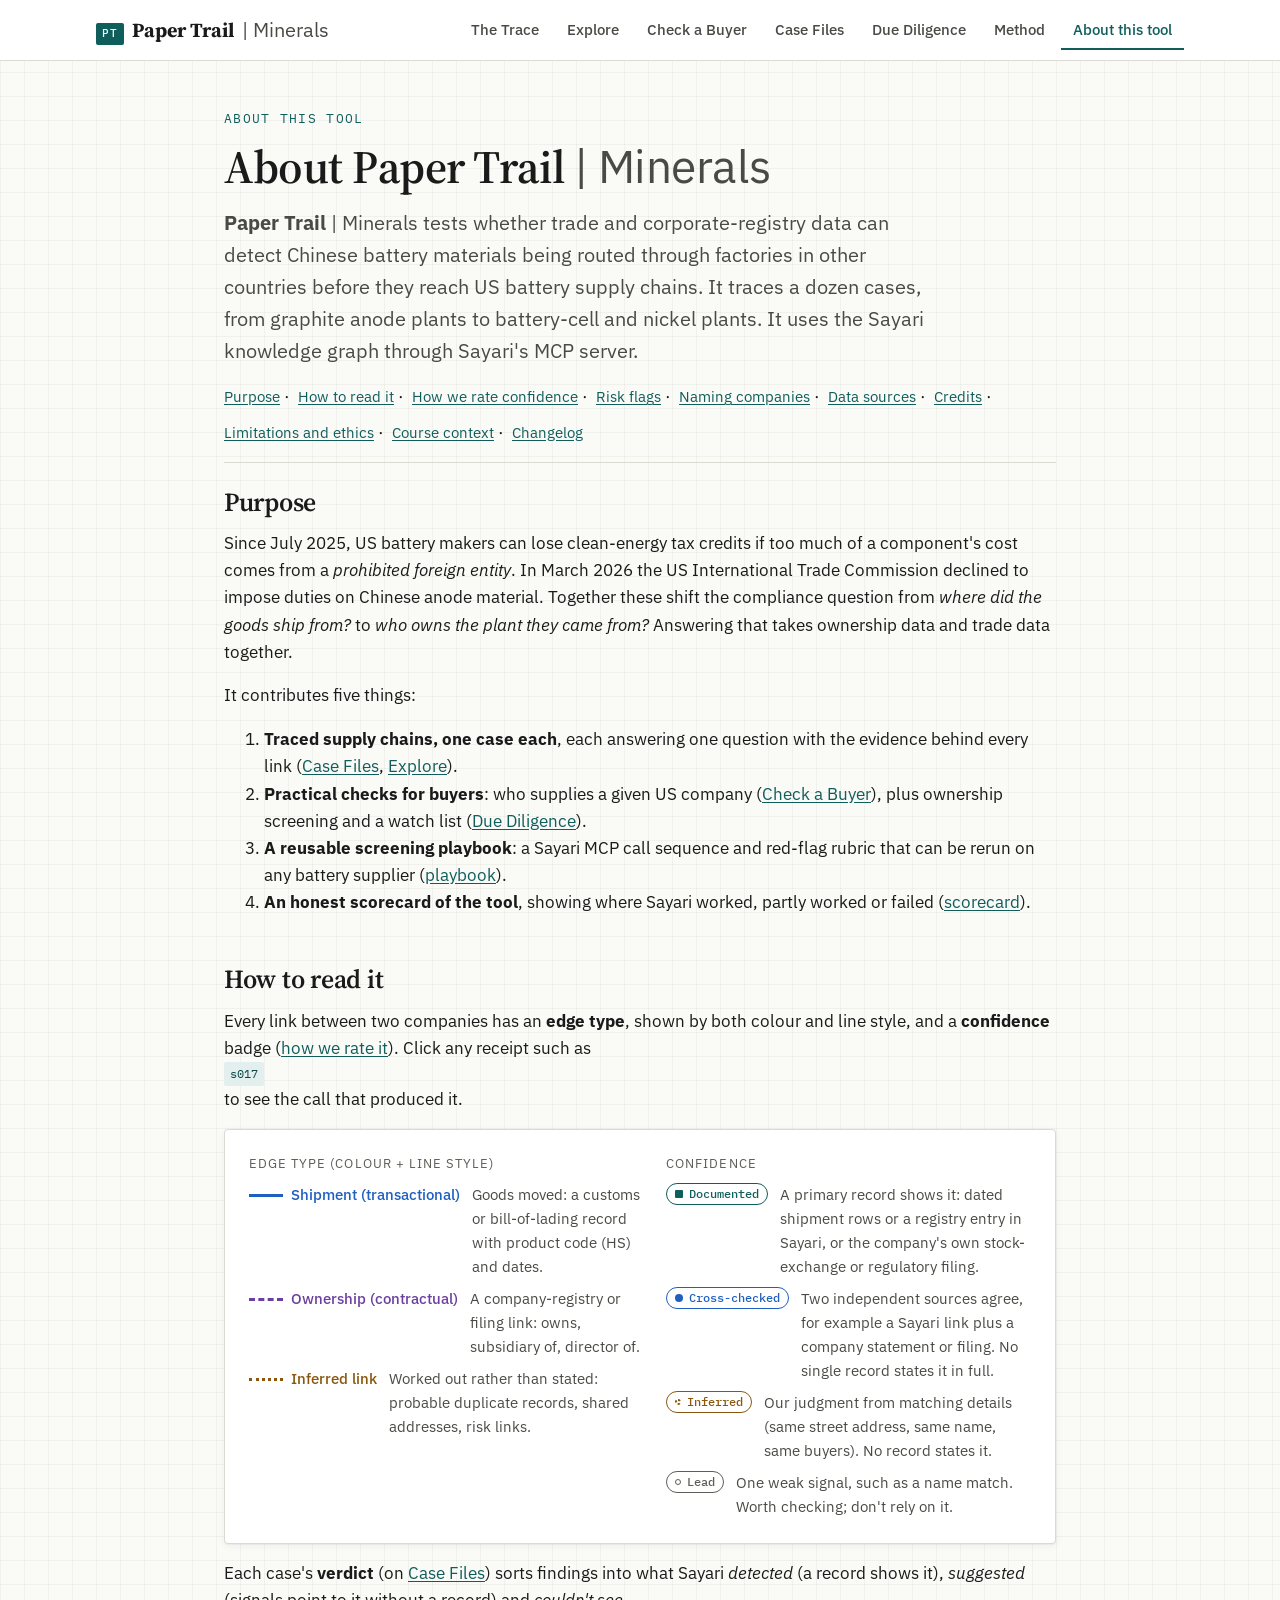
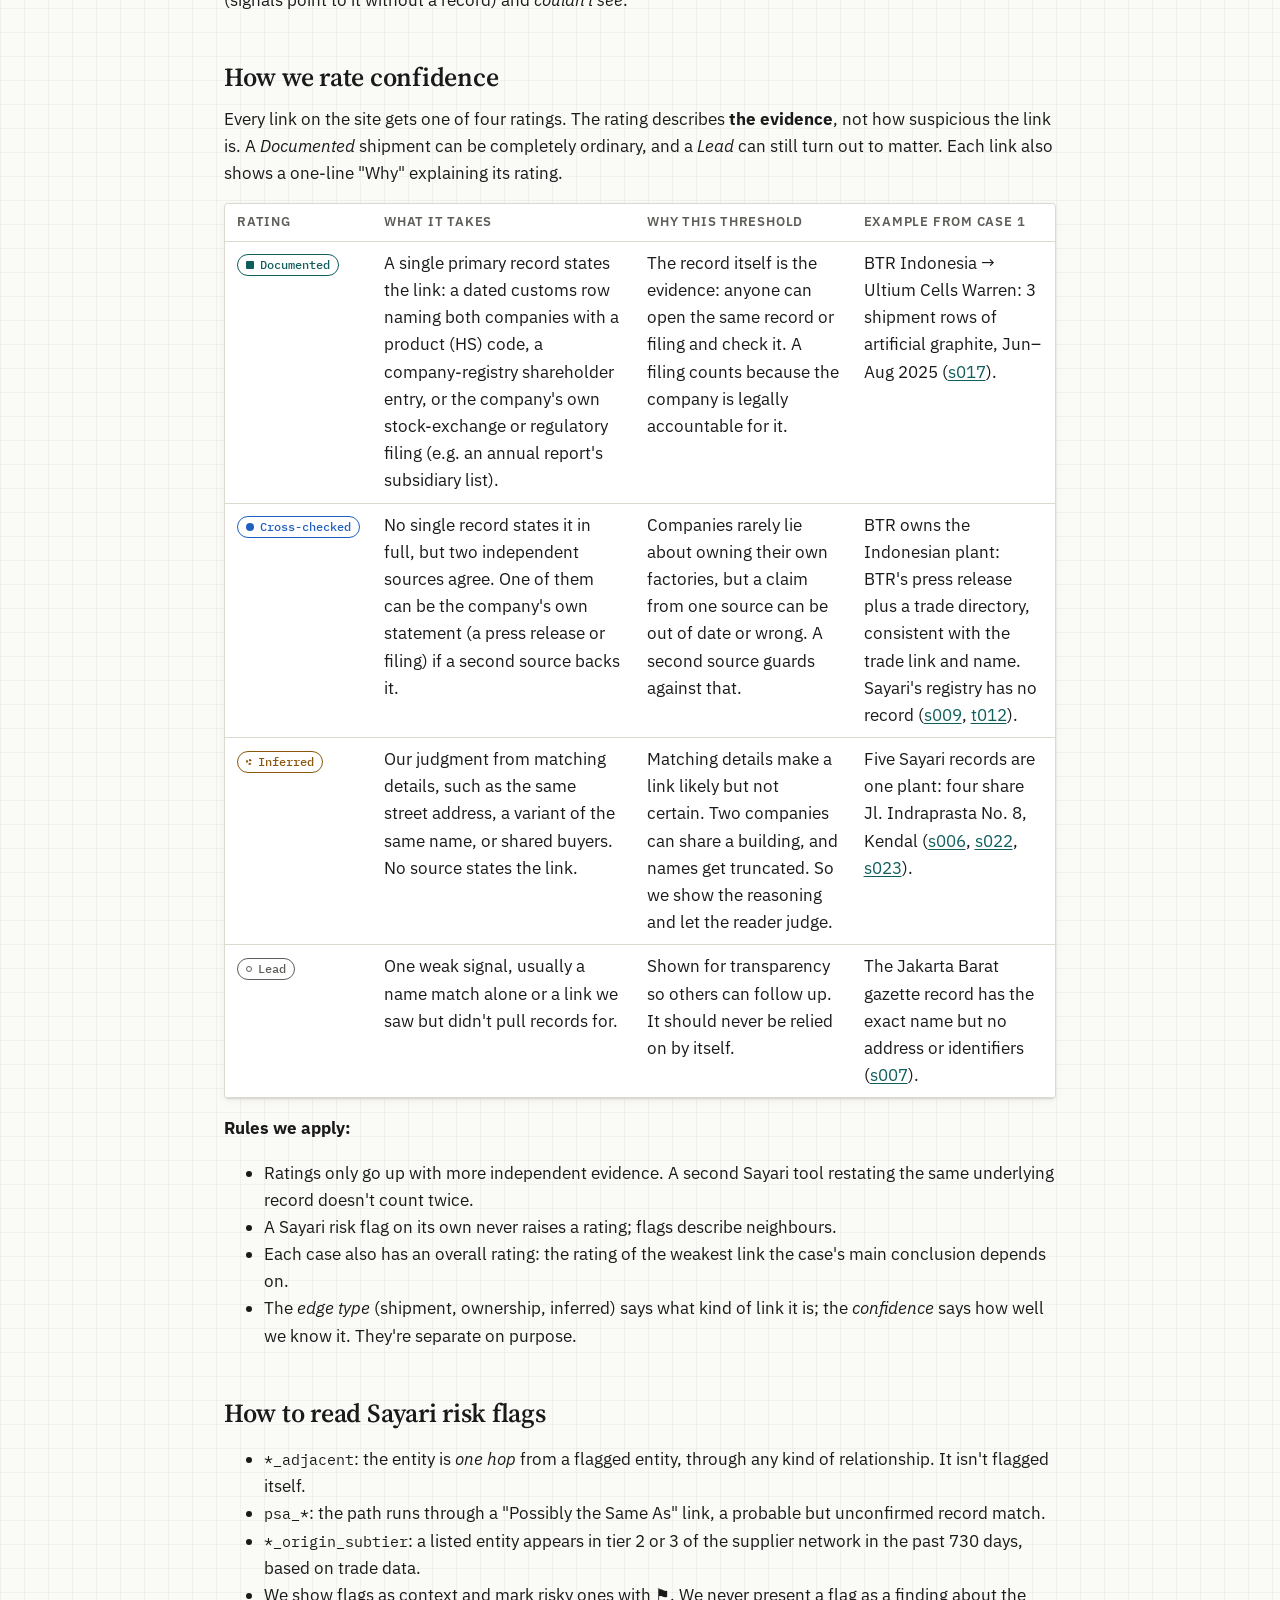
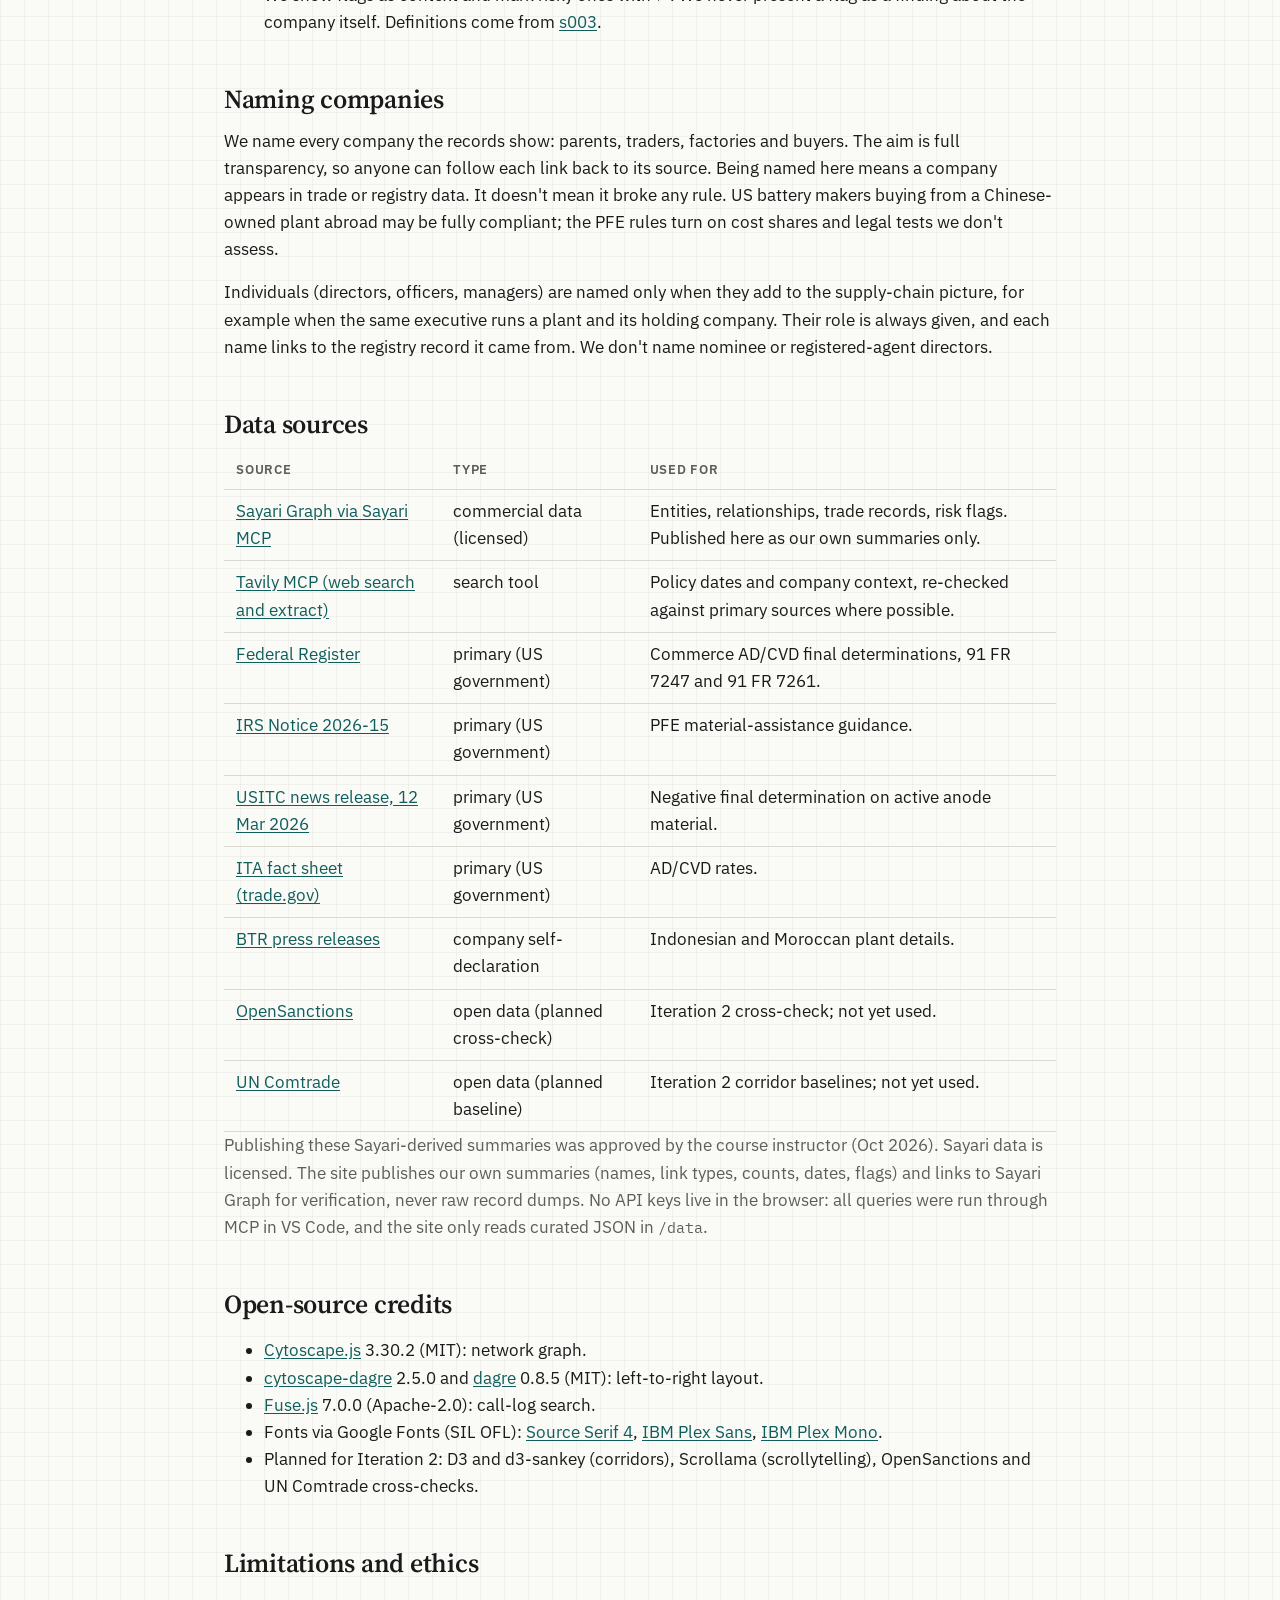
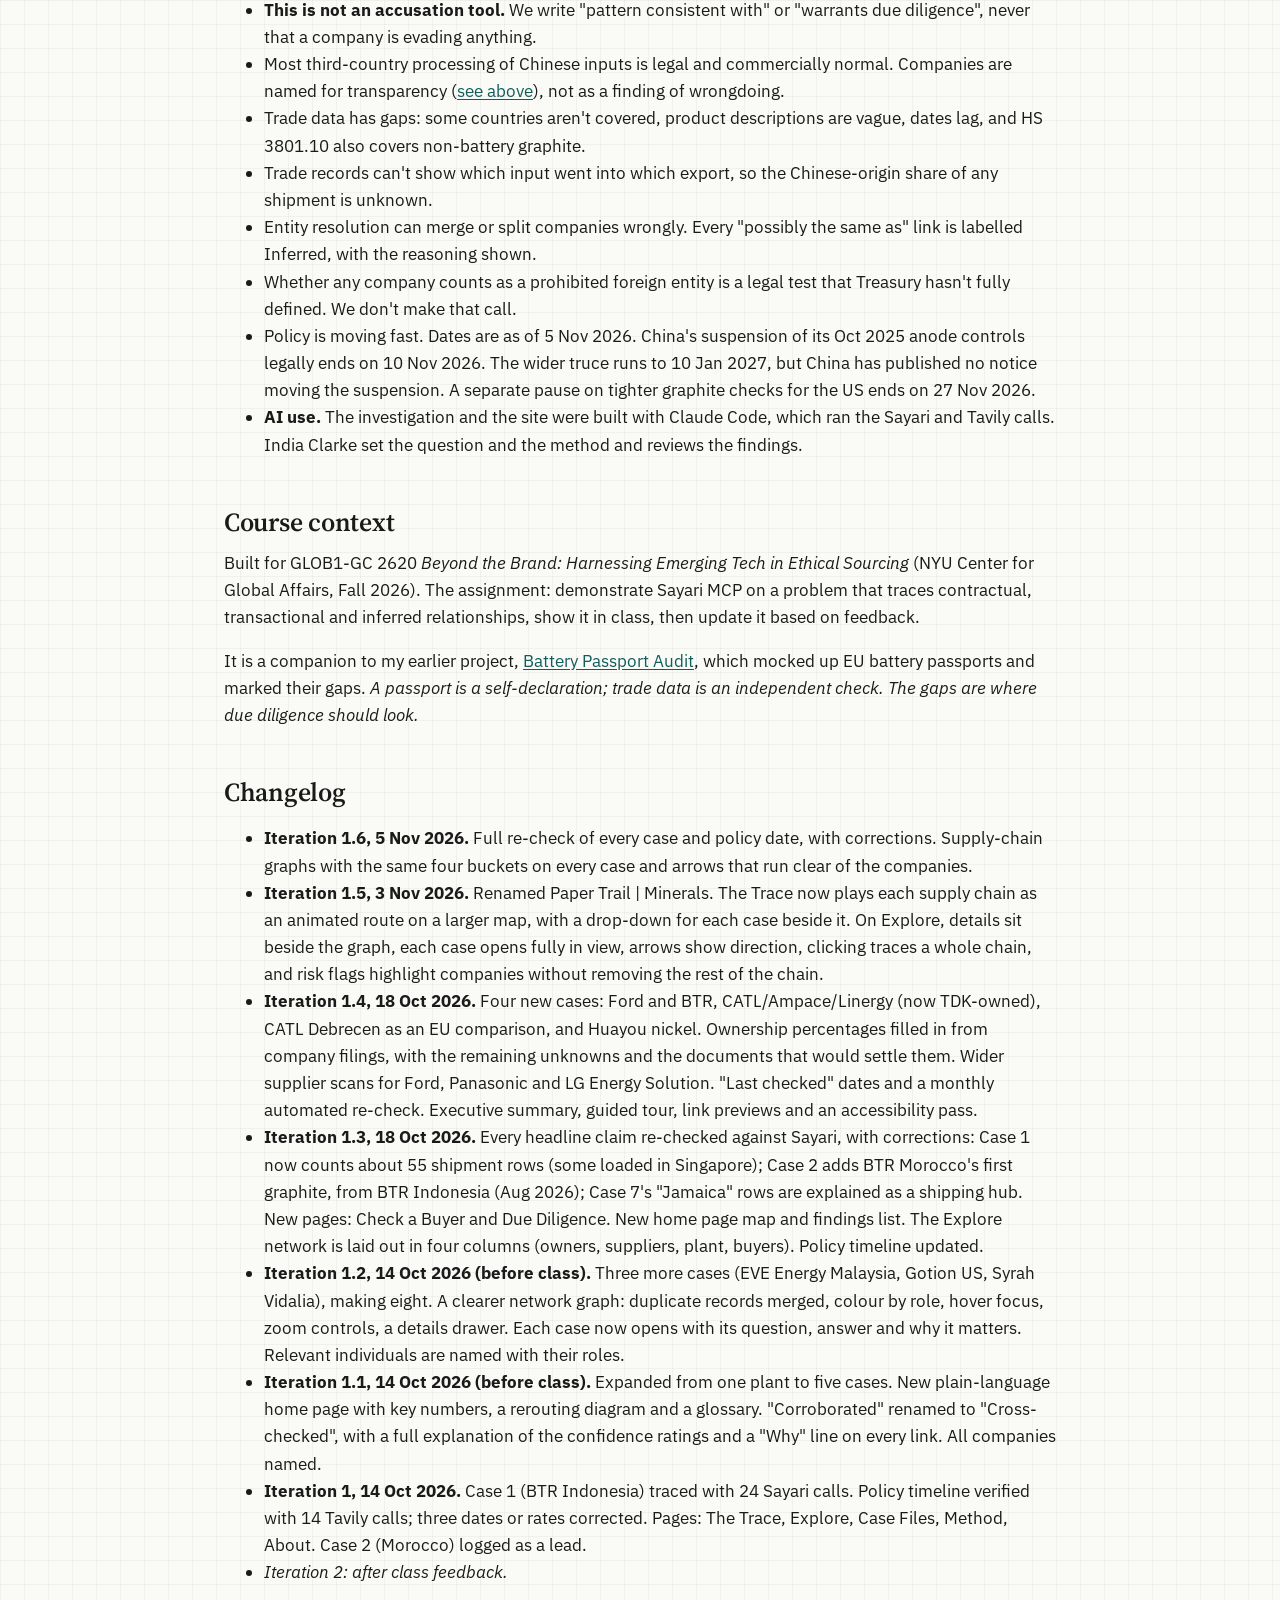
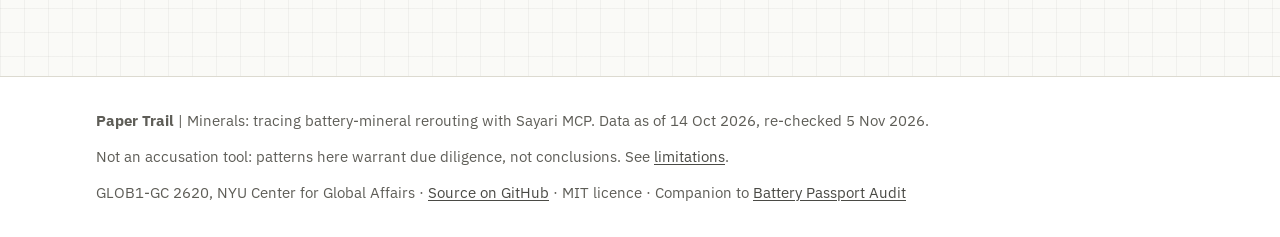
<file: about.html>
<!doctype html>
<html lang="en">
<head>
  <meta charset="utf-8">
  <meta name="viewport" content="width=device-width, initial-scale=1">
  <title>Paper Trail | Minerals: About this tool</title>
  <meta name="description" content="Purpose, audience, how to read the site, data sources, open-source credits, limitations and changelog for Paper Trail | Minerals.">
  <link rel="icon" href="assets/img/favicon.svg?v=20261108a" type="image/svg+xml">
  <link rel="alternate icon" href="assets/img/favicon-32.png?v=20261108a" type="image/png" sizes="32x32">
  <link rel="apple-touch-icon" href="assets/img/favicon-180.png?v=20261108a">
  <meta property="og:type" content="website">
  <meta property="og:site_name" content="Paper Trail | Minerals">
  <meta property="og:title" content="Paper Trail | Minerals: About this tool">
  <meta property="og:description" content="Purpose, audience, how to read the site, data sources, open-source credits, limitations and changelog for Paper Trail | Minerals.">
  <meta property="og:url" content="https://indiaclarke03-ops.github.io/BatteryMineralRerouting/about.html">
  <meta property="og:image" content="https://indiaclarke03-ops.github.io/BatteryMineralRerouting/assets/img/social-card.png?v=20261108a">
  <meta property="og:image:width" content="1200">
  <meta property="og:image:height" content="630">
  <meta name="twitter:card" content="summary_large_image">
  <meta name="theme-color" content="#0F5E5C">
  <link rel="preconnect" href="https://fonts.googleapis.com">
  <link rel="preconnect" href="https://fonts.gstatic.com" crossorigin>
  <link href="https://fonts.googleapis.com/css2?family=IBM+Plex+Mono:wght@400;500;600&family=IBM+Plex+Sans:wght@400;500;600&family=Source+Serif+4:opsz,wght@8..60,600;8..60,700&display=swap" rel="stylesheet">
  <link rel="stylesheet" href="assets/css/tokens.css?v=20261108a">
  <link rel="stylesheet" href="assets/css/base.css?v=20261108a">
  <link rel="stylesheet" href="assets/css/components.css?v=20261108a">
</head>
<body>
  <a class="skip-link" href="#main">Skip to content</a>
  <header id="site-header"></header>

  <main id="main">
    <div class="wrap" style="max-width:56rem">
      <div class="page-head">
        <span class="eyebrow">About this tool</span>
        <h1>About Paper Trail <span class="brand-sub">| Minerals</span></h1>
        <p class="lede"><strong>Paper Trail</strong> | Minerals tests whether trade and corporate-registry data can detect Chinese battery materials being routed through factories in other countries before they reach US battery supply chains. It traces a dozen cases, from graphite anode plants to battery-cell and nickel plants. It uses the Sayari knowledge graph through Sayari's MCP server.</p>
        <ul class="toc">
          <li><a href="#purpose">Purpose</a> ·</li><li><a href="#read">How to read it</a> ·</li><li><a href="#confidence">How we rate confidence</a> ·</li><li><a href="#flags">Risk flags</a> ·</li><li><a href="#naming">Naming companies</a> ·</li>
          <li><a href="#sources">Data sources</a> ·</li><li><a href="#credits">Credits</a> ·</li><li><a href="#limits">Limitations and ethics</a> ·</li>
          <li><a href="#course">Course context</a> ·</li><li><a href="#changelog">Changelog</a></li>
        </ul>
      </div>

      <section id="purpose" aria-labelledby="purpose-h" style="margin-top:0">
        <h2 id="purpose-h">Purpose</h2>
        <p>Since July 2025, US battery makers can lose clean-energy tax credits if too much of a component's cost comes from a <em>prohibited foreign entity</em>. In March 2026 the US International Trade Commission declined to impose duties on Chinese anode material. Together these shift the compliance question from <em>where did the goods ship from?</em> to <em>who owns the plant they came from?</em> Answering that takes ownership data and trade data together.</p>
        <p>It contributes five things:</p>
        <ol>
          <li><strong>Traced supply chains, one case each</strong>, each answering one question with the evidence behind every link (<a href="cases.html">Case Files</a>, <a href="explore.html">Explore</a>).</li>
          <li><strong>Practical checks for buyers</strong>: who supplies a given US company (<a href="buyers.html">Check a Buyer</a>), plus ownership screening and a watch list (<a href="diligence.html">Due Diligence</a>).</li>
          <li><strong>A reusable screening playbook</strong>: a Sayari MCP call sequence and red-flag rubric that can be rerun on any battery supplier (<a href="https://github.com/indiaclarke03-ops/BatteryMineralRerouting/blob/main/investigation/playbook.md">playbook</a>).</li>
          <li><strong>An honest scorecard of the tool</strong>, showing where Sayari worked, partly worked or failed (<a href="method.html#scorecard-h">scorecard</a>).</li>
        </ol>
      </section>

      <section id="read" aria-labelledby="read-h">
        <h2 id="read-h">How to read it</h2>
        <p>Every link between two companies has an <strong>edge type</strong>, shown by both colour and line style, and a <strong>confidence</strong> badge (<a href="#confidence">how we rate it</a>). Click any receipt such as <span class="receipts"><a href="method.html#s017">s017</a></span> to see the call that produced it.</p>
        <div class="card" data-legend></div>
        <p style="margin-top:var(--s-4)">Each case's <strong>verdict</strong> (on <a href="cases.html">Case Files</a>) sorts findings into what Sayari <em>detected</em> (a record shows it), <em>suggested</em> (signals point to it without a record) and <em>couldn't see</em>.</p>
      </section>


      <section id="confidence" aria-labelledby="conf-h">
        <h2 id="conf-h">How we rate confidence</h2>
        <p>Every link on the site gets one of four ratings. The rating describes <strong>the evidence</strong>, not how suspicious the link is. A <em>Documented</em> shipment can be completely ordinary, and a <em>Lead</em> can still turn out to matter. Each link also shows a one-line "Why" explaining its rating.</p>
        <div class="table-scroll card" style="padding:0"><table class="conf-table">
          <thead><tr><th>Rating</th><th>What it takes</th><th>Why this threshold</th><th>Example from Case 1</th></tr></thead>
          <tbody>
            <tr><td><span class="badge c-documented">Documented</span></td>
              <td>A single primary record states the link: a dated customs row naming both companies with a product (HS) code, a company-registry shareholder entry, or the company's own stock-exchange or regulatory filing (e.g. an annual report's subsidiary list).</td>
              <td>The record itself is the evidence: anyone can open the same record or filing and check it. A filing counts because the company is legally accountable for it.</td>
              <td>BTR Indonesia → Ultium Cells Warren: 3 shipment rows of artificial graphite, Jun–Aug 2025 (<a href="method.html#s017">s017</a>).</td></tr>
            <tr><td><span class="badge c-corroborated">Cross-checked</span></td>
              <td>No single record states it in full, but two independent sources agree. One of them can be the company's own statement (a press release or filing) if a second source backs it.</td>
              <td>Companies rarely lie about owning their own factories, but a claim from one source can be out of date or wrong. A second source guards against that.</td>
              <td>BTR owns the Indonesian plant: BTR's press release plus a trade directory, consistent with the trade link and name. Sayari's registry has no record (<a href="method.html#s009">s009</a>, <a href="method.html#t012">t012</a>).</td></tr>
            <tr><td><span class="badge c-inferred">Inferred</span></td>
              <td>Our judgment from matching details, such as the same street address, a variant of the same name, or shared buyers. No source states the link.</td>
              <td>Matching details make a link likely but not certain. Two companies can share a building, and names get truncated. So we show the reasoning and let the reader judge.</td>
              <td>Five Sayari records are one plant: four share Jl. Indraprasta No. 8, Kendal (<a href="method.html#s006">s006</a>, <a href="method.html#s022">s022</a>, <a href="method.html#s023">s023</a>).</td></tr>
            <tr><td><span class="badge c-lead">Lead</span></td>
              <td>One weak signal, usually a name match alone or a link we saw but didn't pull records for.</td>
              <td>Shown for transparency so others can follow up. It should never be relied on by itself.</td>
              <td>The Jakarta Barat gazette record has the exact name but no address or identifiers (<a href="method.html#s007">s007</a>).</td></tr>
          </tbody></table></div>
        <p style="margin-top:var(--s-4)"><strong>Rules we apply:</strong></p>
        <ul>
          <li>Ratings only go up with more independent evidence. A second Sayari tool restating the same underlying record doesn't count twice.</li>
          <li>A Sayari risk flag on its own never raises a rating; flags describe neighbours.</li>
          <li>Each case also has an overall rating: the rating of the weakest link the case's main conclusion depends on.</li>
          <li>The <em>edge type</em> (shipment, ownership, inferred) says what kind of link it is; the <em>confidence</em> says how well we know it. They're separate on purpose.</li>
        </ul>
      </section>

      <section id="flags" aria-labelledby="flags-h">
        <h2 id="flags-h">How to read Sayari risk flags</h2>
        <ul>
          <li><code>*_adjacent</code>: the entity is <em>one hop</em> from a flagged entity, through any kind of relationship. It isn't flagged itself.</li>
          <li><code>psa_*</code>: the path runs through a "Possibly the Same As" link, a probable but unconfirmed record match.</li>
          <li><code>*_origin_subtier</code>: a listed entity appears in tier 2 or 3 of the supplier network in the past 730 days, based on trade data.</li>
          <li>We show flags as context and mark risky ones with ⚑. We never present a flag as a finding about the company itself. Definitions come from <a href="method.html#s003">s003</a>.</li>
        </ul>
      </section>


      <section id="naming" aria-labelledby="naming-h">
        <h2 id="naming-h">Naming companies</h2>
        <p>We name every company the records show: parents, traders, factories and buyers. The aim is full transparency, so anyone can follow each link back to its source. Being named here means a company appears in trade or registry data. It doesn't mean it broke any rule. US battery makers buying from a Chinese-owned plant abroad may be fully compliant; the PFE rules turn on cost shares and legal tests we don't assess.</p>
        <p>Individuals (directors, officers, managers) are named only when they add to the supply-chain picture, for example when the same executive runs a plant and its holding company. Their role is always given, and each name links to the registry record it came from. We don't name nominee or registered-agent directors.</p>
      </section>

      <section id="sources" aria-labelledby="sources-h">
        <h2 id="sources-h">Data sources</h2>
        <div id="source-list" class="table-scroll">Loading…</div>
        <p class="muted">Publishing these Sayari-derived summaries was approved by the course instructor (Oct 2026). Sayari data is licensed. The site publishes our own summaries (names, link types, counts, dates, flags) and links to Sayari Graph for verification, never raw record dumps. No API keys live in the browser: all queries were run through MCP in VS Code, and the site only reads curated JSON in <code>/data</code>.</p>
      </section>

      <section id="credits" aria-labelledby="credits-h">
        <h2 id="credits-h">Open-source credits</h2>
        <ul>
          <li><a href="https://js.cytoscape.org/">Cytoscape.js</a> 3.30.2 (MIT): network graph.</li>
          <li><a href="https://github.com/cytoscape/cytoscape.js-dagre">cytoscape-dagre</a> 2.5.0 and <a href="https://github.com/dagrejs/dagre">dagre</a> 0.8.5 (MIT): left-to-right layout.</li>
          <li><a href="https://www.fusejs.io/">Fuse.js</a> 7.0.0 (Apache-2.0): call-log search.</li>
          <li>Fonts via Google Fonts (SIL OFL): <a href="https://fonts.google.com/specimen/Source+Serif+4">Source Serif 4</a>, <a href="https://fonts.google.com/specimen/IBM+Plex+Sans">IBM Plex Sans</a>, <a href="https://fonts.google.com/specimen/IBM+Plex+Mono">IBM Plex Mono</a>.</li>
          <li>Planned for Iteration 2: D3 and d3-sankey (corridors), Scrollama (scrollytelling), OpenSanctions and UN Comtrade cross-checks.</li>
        </ul>
      </section>

      <section id="limits" aria-labelledby="limits-h">
        <h2 id="limits-h">Limitations and ethics</h2>
        <ul>
          <li><strong>This is not an accusation tool.</strong> We write "pattern consistent with" or "warrants due diligence", never that a company is evading anything.</li>
          <li>Most third-country processing of Chinese inputs is legal and commercially normal. Companies are named for transparency (<a href="#naming">see above</a>), not as a finding of wrongdoing.</li>
          <li>Trade data has gaps: some countries aren't covered, product descriptions are vague, dates lag, and HS 3801.10 also covers non-battery graphite.</li>
          <li>Trade records can't show which input went into which export, so the Chinese-origin share of any shipment is unknown.</li>
          <li>Entity resolution can merge or split companies wrongly. Every "possibly the same as" link is labelled Inferred, with the reasoning shown.</li>
          <li>Whether any company counts as a prohibited foreign entity is a legal test that Treasury hasn't fully defined. We don't make that call.</li>
          <li>Policy is moving fast. Dates are as of 5 Nov 2026. China's suspension of its Oct 2025 anode controls legally ends on 10 Nov 2026. The wider truce runs to 10 Jan 2027, but China has published no notice moving the suspension. A separate pause on tighter graphite checks for the US ends on 27 Nov 2026.</li>
          <li><strong>AI use.</strong> The investigation and the site were built with Claude Code, which ran the Sayari and Tavily calls. India Clarke set the question and the method and reviews the findings.</li>
        </ul>
      </section>

      <section id="course" aria-labelledby="course-h">
        <h2 id="course-h">Course context</h2>
        <p>Built for GLOB1-GC 2620 <em>Beyond the Brand: Harnessing Emerging Tech in Ethical Sourcing</em> (NYU Center for Global Affairs, Fall 2026). The assignment: demonstrate Sayari MCP on a problem that traces contractual, transactional and inferred relationships, show it in class, then update it based on feedback.</p>
        <p>It is a companion to my earlier project, <a href="https://indiaclarke03-ops.github.io/EthicalBatterySourcing/">Battery Passport Audit</a>, which mocked up EU battery passports and marked their gaps. <em>A passport is a self-declaration; trade data is an independent check. The gaps are where due diligence should look.</em></p>
      </section>

      <section id="changelog" aria-labelledby="changelog-h">
        <h2 id="changelog-h">Changelog</h2>
        <ul>
          <li><strong>Iteration 1.6, 5 Nov 2026.</strong> Full re-check of every case and policy date, with corrections. Supply-chain graphs with the same four buckets on every case and arrows that run clear of the companies.</li>
          <li><strong>Iteration 1.5, 3 Nov 2026.</strong> Renamed Paper Trail | Minerals. The Trace now plays each supply chain as an animated route on a larger map, with a drop-down for each case beside it. On Explore, details sit beside the graph, each case opens fully in view, arrows show direction, clicking traces a whole chain, and risk flags highlight companies without removing the rest of the chain.</li>
          <li><strong>Iteration 1.4, 18 Oct 2026.</strong> Four new cases: Ford and BTR, CATL/Ampace/Linergy (now TDK-owned), CATL Debrecen as an EU comparison, and Huayou nickel. Ownership percentages filled in from company filings, with the remaining unknowns and the documents that would settle them. Wider supplier scans for Ford, Panasonic and LG Energy Solution. "Last checked" dates and a monthly automated re-check. Executive summary, guided tour, link previews and an accessibility pass.</li>
          <li><strong>Iteration 1.3, 18 Oct 2026.</strong> Every headline claim re-checked against Sayari, with corrections: Case 1 now counts about 55 shipment rows (some loaded in Singapore); Case 2 adds BTR Morocco's first graphite, from BTR Indonesia (Aug 2026); Case 7's "Jamaica" rows are explained as a shipping hub. New pages: Check a Buyer and Due Diligence. New home page map and findings list. The Explore network is laid out in four columns (owners, suppliers, plant, buyers). Policy timeline updated.</li>
          <li><strong>Iteration 1.2, 14 Oct 2026 (before class).</strong> Three more cases (EVE Energy Malaysia, Gotion US, Syrah Vidalia), making eight. A clearer network graph: duplicate records merged, colour by role, hover focus, zoom controls, a details drawer. Each case now opens with its question, answer and why it matters. Relevant individuals are named with their roles.</li>
          <li><strong>Iteration 1.1, 14 Oct 2026 (before class).</strong> Expanded from one plant to five cases. New plain-language home page with key numbers, a rerouting diagram and a glossary. "Corroborated" renamed to "Cross-checked", with a full explanation of the confidence ratings and a "Why" line on every link. All companies named.</li>
          <li><strong>Iteration 1, 14 Oct 2026.</strong> Case 1 (BTR Indonesia) traced with 24 Sayari calls. Policy timeline verified with 14 Tavily calls; three dates or rates corrected. Pages: The Trace, Explore, Case Files, Method, About. Case 2 (Morocco) logged as a lead.</li>
          <li><em>Iteration 2: after class feedback.</em></li>
        </ul>
      </section>
    </div>
  </main>

  <footer id="site-footer"></footer>

  <script src="assets/js/data.js?v=20261108a"></script>
  <script src="assets/js/ui.js?v=20261108a"></script>
  <script>
    document.addEventListener("DOMContentLoaded", async () => {
      const el = document.getElementById("source-list");
      try {
        const d = await PT.load();
        el.innerHTML = `<table><thead><tr><th>Source</th><th>Type</th><th>Used for</th></tr></thead><tbody>${
          d.sources.items.map((s) => `<tr><td><a href="${PT.esc(s.url)}" rel="noopener">${PT.esc(s.name)}</a></td><td>${PT.esc(s.type)}</td><td>${PT.esc(s.used_for)}</td></tr>`).join("")
        }</tbody></table>`;
      } catch (e) { PT.fail(el, e); }
    });
  </script>
</body>
</html>
</file>
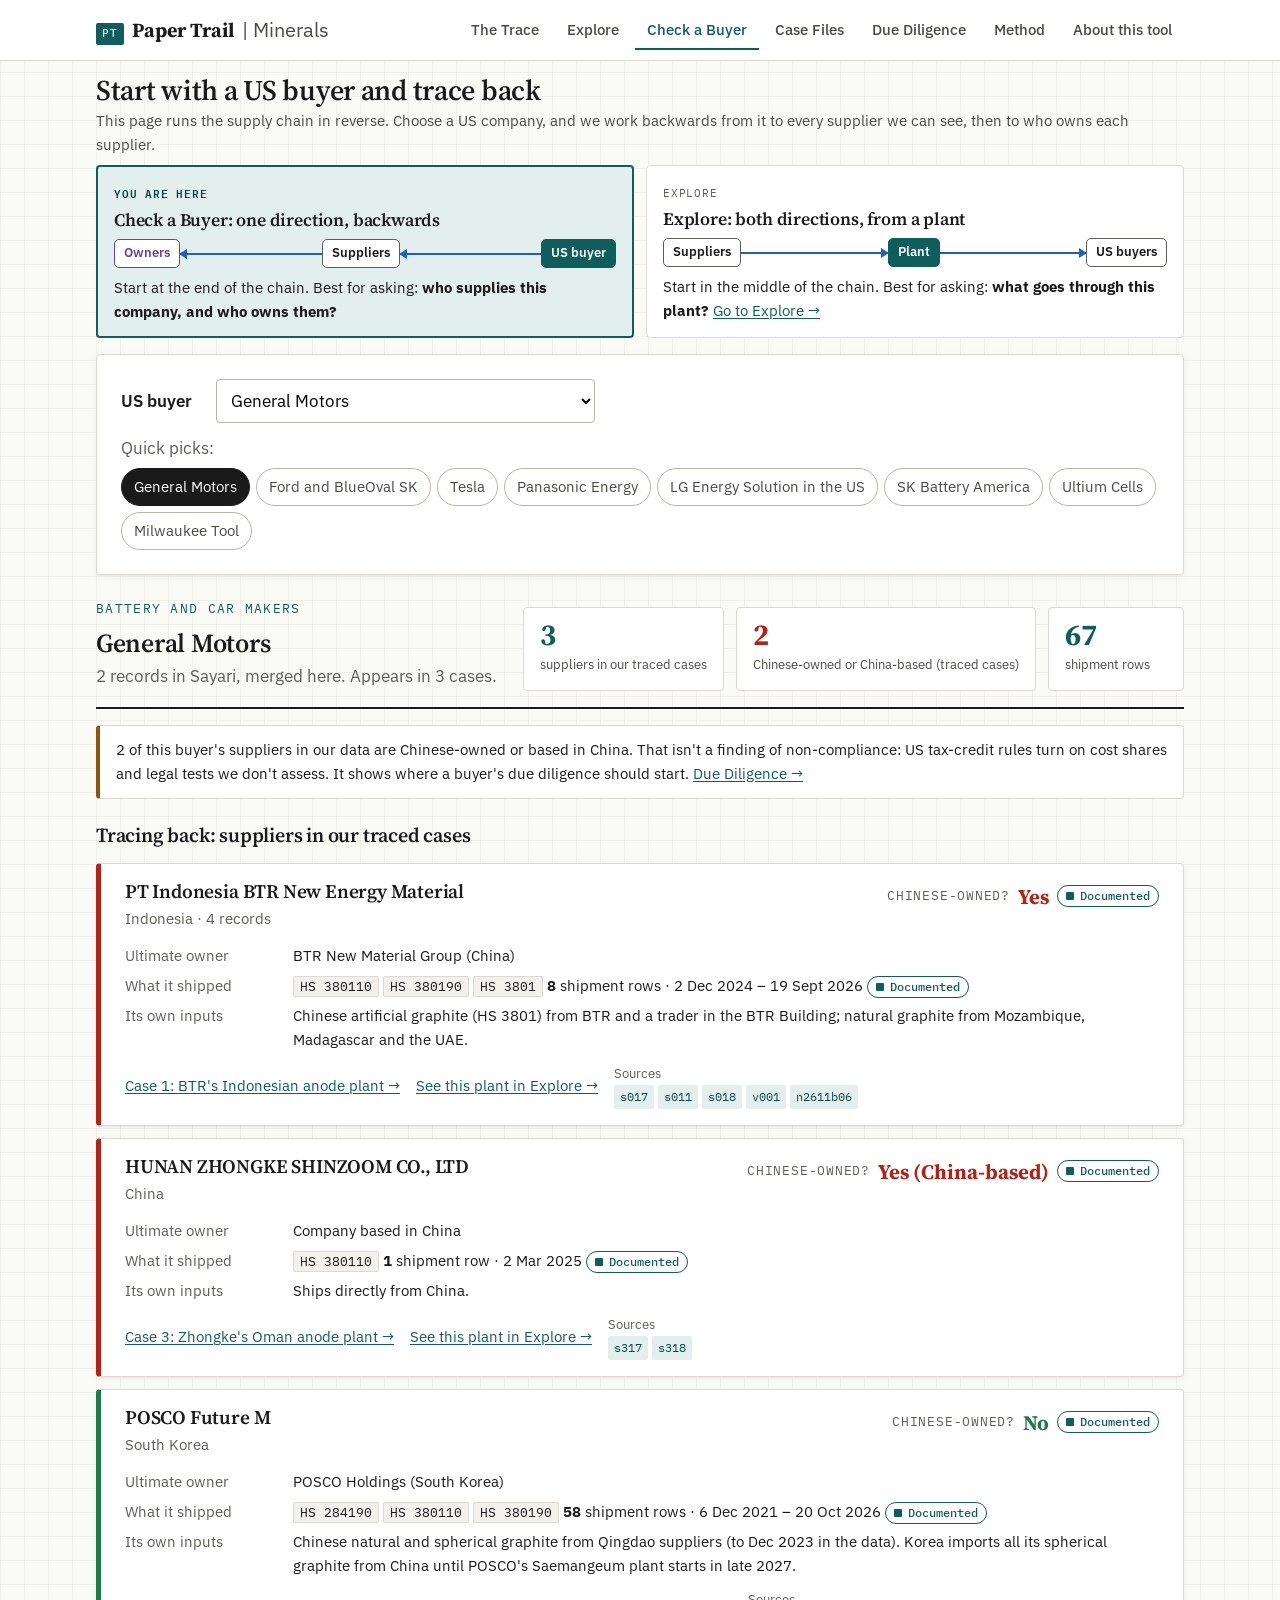
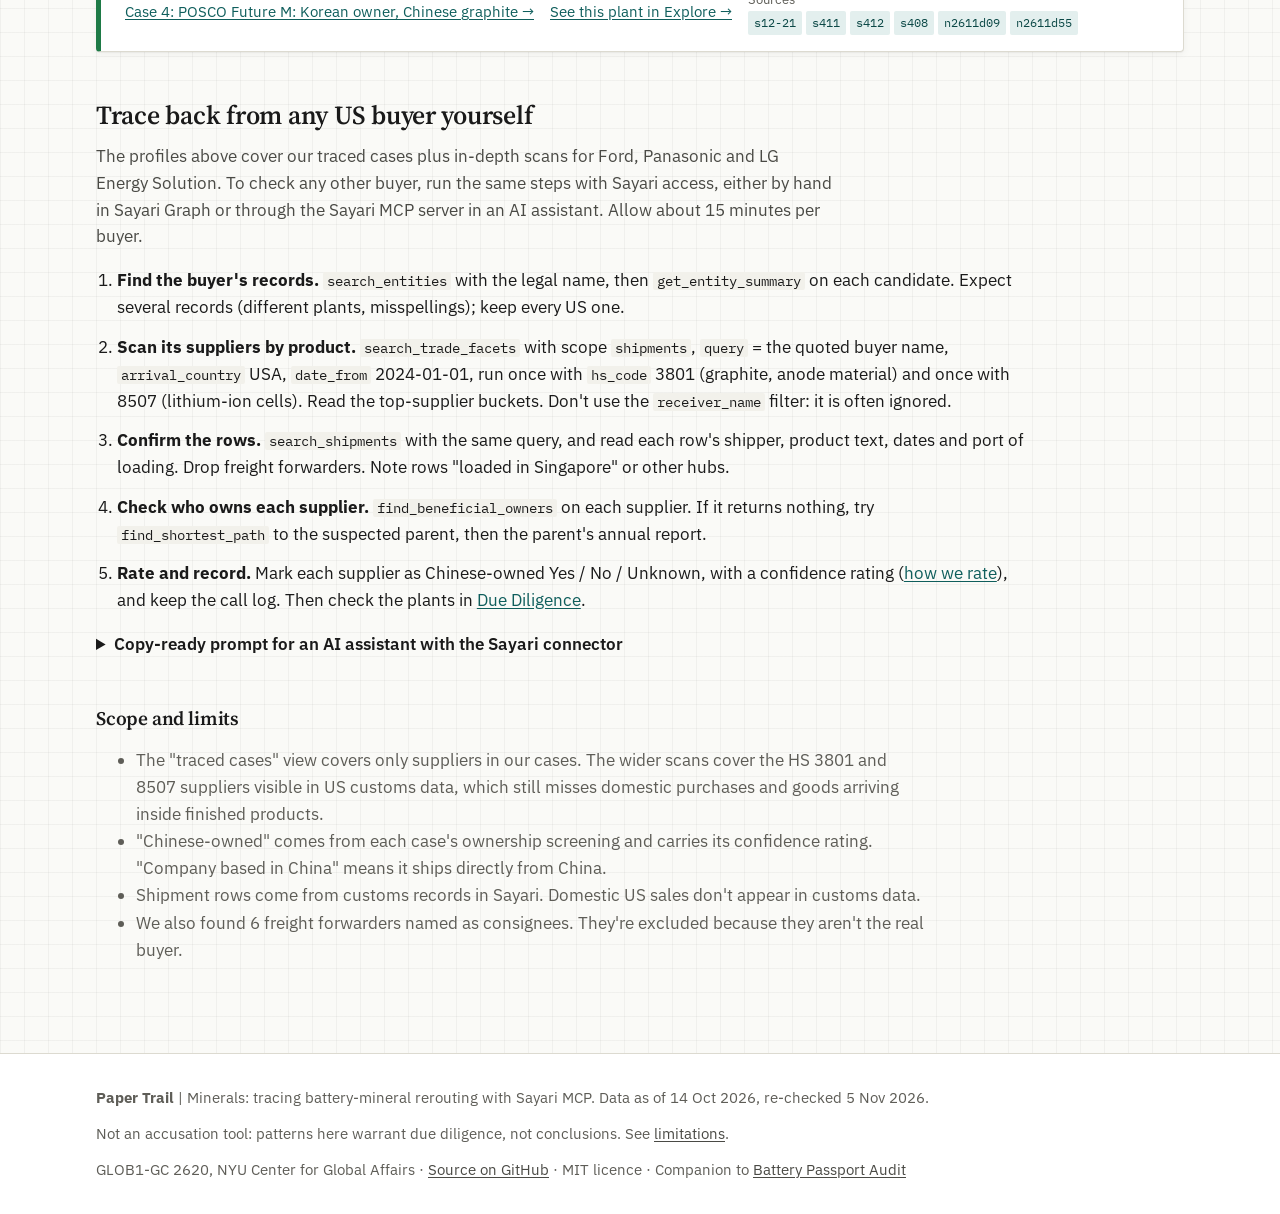
<file: buyers.html>
<!doctype html>
<html lang="en">
<head>
  <meta charset="utf-8">
  <meta name="viewport" content="width=device-width, initial-scale=1">
  <title>Paper Trail | Minerals: Check a Buyer</title>
  <meta name="description" content="Pick a US battery buyer and see every supplier in the traced supply chains, who owns it, and what it shipped.">
  <link rel="icon" href="assets/img/favicon.svg?v=20261108a" type="image/svg+xml">
  <link rel="alternate icon" href="assets/img/favicon-32.png?v=20261108a" type="image/png" sizes="32x32">
  <link rel="apple-touch-icon" href="assets/img/favicon-180.png?v=20261108a">
  <meta property="og:type" content="website">
  <meta property="og:site_name" content="Paper Trail | Minerals">
  <meta property="og:title" content="Paper Trail | Minerals: Check a Buyer">
  <meta property="og:description" content="Pick a US battery buyer and see every supplier in the traced supply chains, who owns it, and what it shipped.">
  <meta property="og:url" content="https://indiaclarke03-ops.github.io/BatteryMineralRerouting/buyers.html">
  <meta property="og:image" content="https://indiaclarke03-ops.github.io/BatteryMineralRerouting/assets/img/social-card.png?v=20261108a">
  <meta property="og:image:width" content="1200">
  <meta property="og:image:height" content="630">
  <meta name="twitter:card" content="summary_large_image">
  <meta name="theme-color" content="#0F5E5C">
  <link rel="preconnect" href="https://fonts.googleapis.com">
  <link rel="preconnect" href="https://fonts.gstatic.com" crossorigin>
  <link href="https://fonts.googleapis.com/css2?family=IBM+Plex+Mono:wght@400;500;600&family=IBM+Plex+Sans:wght@400;500;600&family=Source+Serif+4:opsz,wght@8..60,600;8..60,700&display=swap" rel="stylesheet">
  <link rel="stylesheet" href="assets/css/tokens.css?v=20261108a">
  <link rel="stylesheet" href="assets/css/base.css?v=20261108a">
  <link rel="stylesheet" href="assets/css/components.css?v=20261108a">
</head>
<body>
  <a class="skip-link" href="#main">Skip to content</a>
  <header id="site-header"></header>

  <main id="main">
    <div class="wrap">
      <div class="page-head compact">
        <h1>Start with a US buyer and trace back</h1>
        <p class="lede">This page runs the supply chain in reverse. Choose a US company, and we work backwards from it to every supplier we can see, then to who owns each supplier.</p>
      </div>

      <div class="dir-compare" aria-label="How Check a Buyer differs from Explore">
        <div class="dir-card here">
          <span class="dir-tag">You are here</span>
          <h2>Check a Buyer: one direction, backwards</h2>
          <div class="dir-flow" aria-hidden="true"><span class="dn owner">Owners</span><i class="back"></i><span class="dn">Suppliers</span><i class="back"></i><span class="dn start">US buyer</span></div>
          <p>Start at the end of the chain. Best for asking: <strong>who supplies this company, and who owns them?</strong></p>
        </div>
        <div class="dir-card">
          <span class="dir-tag">Explore</span>
          <h2>Explore: both directions, from a plant</h2>
          <div class="dir-flow" aria-hidden="true"><span class="dn">Suppliers</span><i></i><span class="dn start">Plant</span><i></i><span class="dn">US buyers</span></div>
          <p>Start in the middle of the chain. Best for asking: <strong>what goes through this plant?</strong> <a href="explore.html">Go to Explore →</a></p>
        </div>
      </div>

      <div class="buyer-picker card">
        <label for="buyer-select" class="bp-label">US buyer</label>
        <select id="buyer-select" class="bp-select"></select>
        <div class="bp-quick"><span class="muted">Quick picks:</span> <div id="buyer-quick" class="case-tabs" style="margin:0"></div></div>
      </div>

      <div id="buyer-result" aria-live="polite">Loading…</div>

      <section aria-labelledby="diy-h" style="margin-top:var(--s-7)">
        <h2 id="diy-h">Trace back from any US buyer yourself</h2>
        <p class="section-intro">The profiles above cover our traced cases plus in-depth scans for Ford, Panasonic and LG Energy Solution. To check any other buyer, run the same steps with Sayari access, either by hand in Sayari Graph or through the Sayari MCP server in an AI assistant. Allow about 15 minutes per buyer.</p>
        <ol class="diy">
          <li><strong>Find the buyer's records.</strong> <code>search_entities</code> with the legal name, then <code>get_entity_summary</code> on each candidate. Expect several records (different plants, misspellings); keep every US one.</li>
          <li><strong>Scan its suppliers by product.</strong> <code>search_trade_facets</code> with scope <code>shipments</code>, <code>query</code> = the quoted buyer name, <code>arrival_country</code> USA, <code>date_from</code> 2024-01-01, run once with <code>hs_code</code> 3801 (graphite, anode material) and once with 8507 (lithium-ion cells). Read the top-supplier buckets. Don't use the <code>receiver_name</code> filter: it is often ignored.</li>
          <li><strong>Confirm the rows.</strong> <code>search_shipments</code> with the same query, and read each row's shipper, product text, dates and port of loading. Drop freight forwarders. Note rows "loaded in Singapore" or other hubs.</li>
          <li><strong>Check who owns each supplier.</strong> <code>find_beneficial_owners</code> on each supplier. If it returns nothing, try <code>find_shortest_path</code> to the suspected parent, then the parent's annual report.</li>
          <li><strong>Rate and record.</strong> Mark each supplier as Chinese-owned Yes / No / Unknown, with a confidence rating (<a href="about.html#confidence">how we rate</a>), and keep the call log. Then check the plants in <a href="diligence.html">Due Diligence</a>.</li>
        </ol>
        <details class="diy-prompt"><summary>Copy-ready prompt for an AI assistant with the Sayari connector</summary>
<pre id="diy-text">Using the Sayari MCP tools, check the US buyer "[BUYER NAME]" for graphite and battery suppliers.
1. Find its Sayari records (search_entities, then get_entity_summary). List the US ones.
2. Run search_trade_facets (scope: shipments; query: the quoted buyer name; arrival_country USA; date_from 2024-01-01), once with hs_code 3801 and once with hs_code 8507. Don't use receiver_name.
3. Confirm the top suppliers with search_shipments. Drop freight forwarders. Note the ports of loading.
4. For each supplier, run find_beneficial_owners and name the ultimate owner and its country.
5. Return a table: supplier | country | HS | rows | date range | ultimate owner | Chinese-owned? (Yes/No/Unknown) | confidence (documented / cross-checked / inferred / lead) | evidence.
Use neutral language. Don't guess: say "Unknown" when ownership isn't on record.</pre>
        <button type="button" class="btn" id="diy-copy">Copy prompt</button> <span class="muted" id="diy-msg" aria-live="polite"></span></details>
      </section>

      <section aria-labelledby="scope-h" style="margin-top:var(--s-7)">
        <h2 id="scope-h" style="font-size:1.2rem">Scope and limits</h2>
        <ul class="muted" style="max-width:52rem">
          <li>The "traced cases" view covers only suppliers in our cases. The wider scans cover the HS 3801 and 8507 suppliers visible in US customs data, which still misses domestic purchases and goods arriving inside finished products.</li>
          <li>"Chinese-owned" comes from each case's ownership screening and carries its confidence rating. "Company based in China" means it ships directly from China.</li>
          <li>Shipment rows come from customs records in Sayari. Domestic US sales don't appear in customs data.</li>
          <li id="fw-note"></li>
        </ul>
      </section>
    </div>
  </main>

  <footer id="site-footer"></footer>

  <script src="assets/js/data.js?v=20261108a"></script>
  <script src="assets/js/ui.js?v=20261108a"></script>
  <script src="assets/js/buyers.js?v=20261108a"></script>
  <script>
    document.getElementById("diy-copy").addEventListener("click", async () => {
      const m = document.getElementById("diy-msg");
      try { await navigator.clipboard.writeText(document.getElementById("diy-text").textContent); m.textContent = "Copied."; } catch (e) { m.textContent = "Select the text and copy it."; }
    });
  </script>
</body>
</html>
</file>
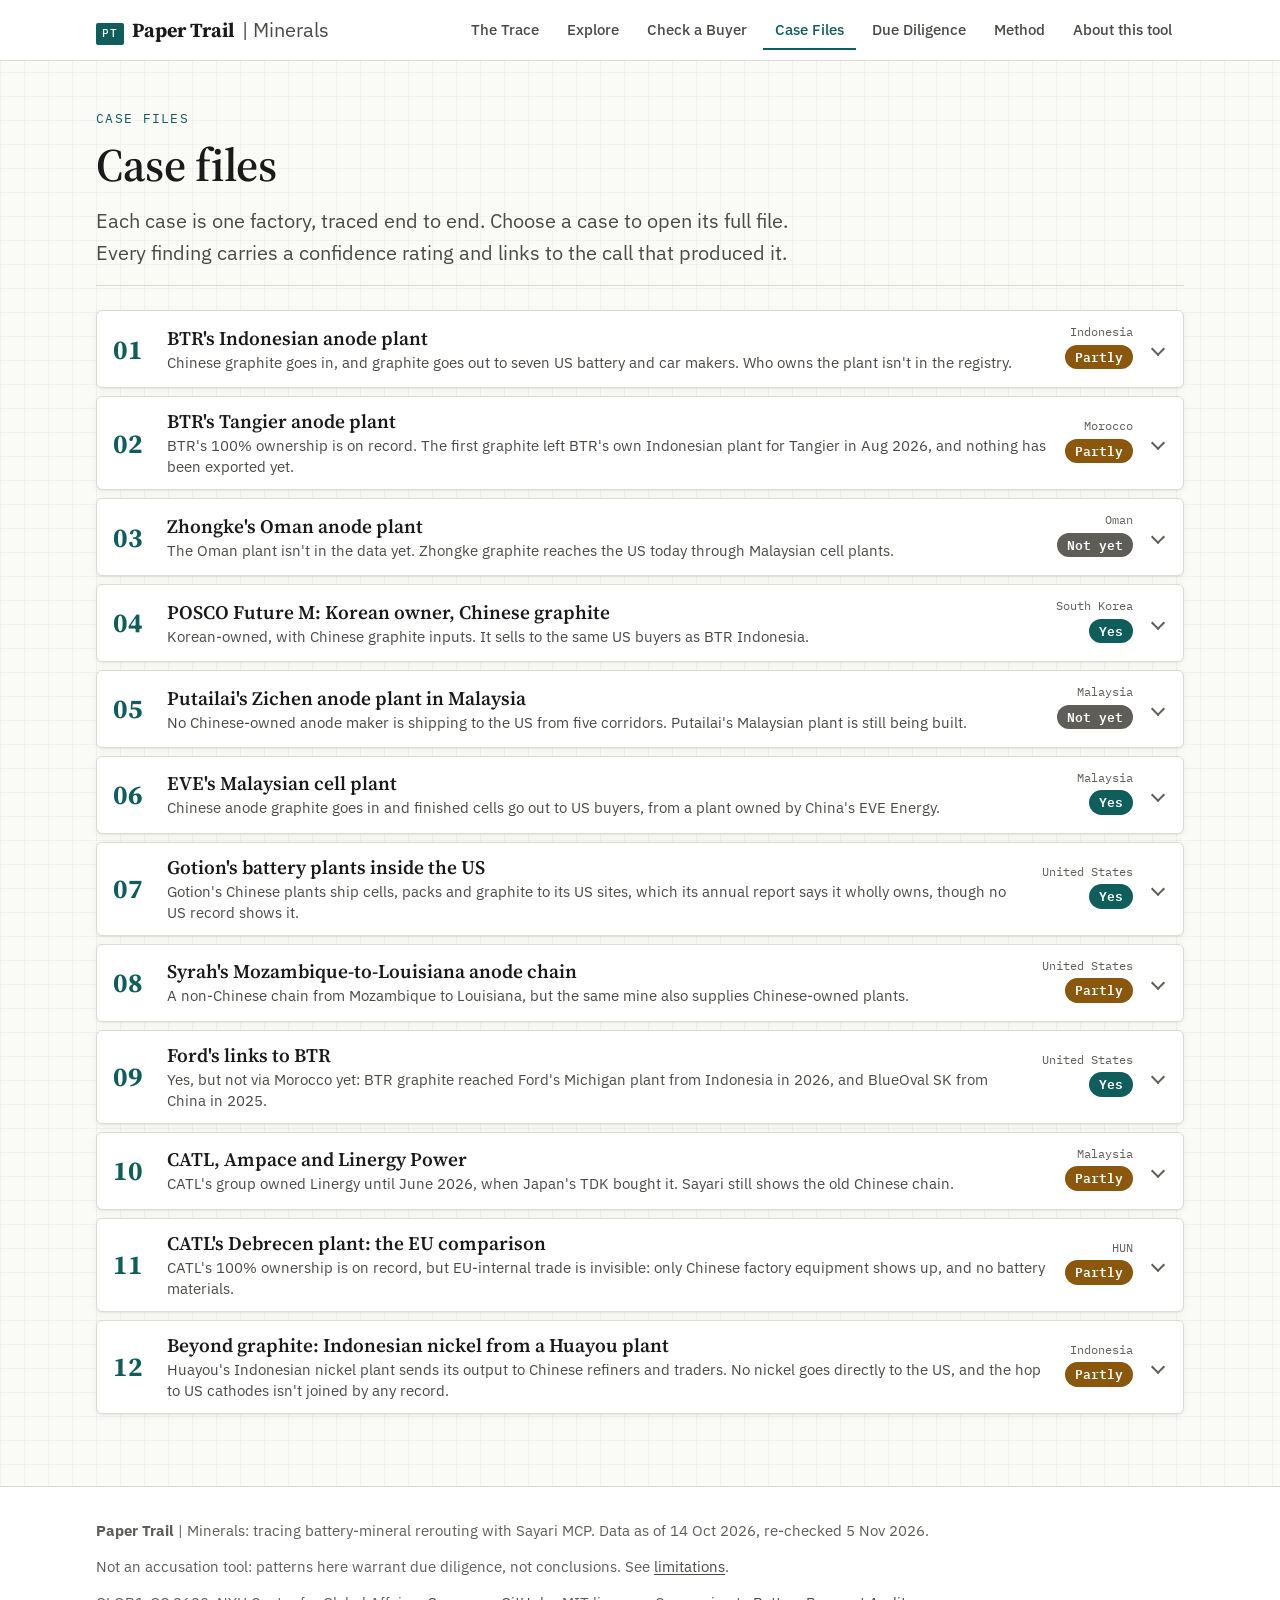
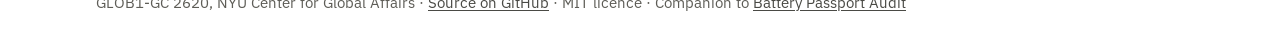
<file: cases.html>
<!doctype html>
<html lang="en">
<head>
  <meta charset="utf-8">
  <meta name="viewport" content="width=device-width, initial-scale=1">
  <title>Paper Trail | Minerals: Case Files</title>
  <meta name="description" content="Case files: each traced plant, with its question, answer, evidence, red flags and caveats.">
  <link rel="icon" href="assets/img/favicon.svg?v=20261108a" type="image/svg+xml">
  <link rel="alternate icon" href="assets/img/favicon-32.png?v=20261108a" type="image/png" sizes="32x32">
  <link rel="apple-touch-icon" href="assets/img/favicon-180.png?v=20261108a">
  <meta property="og:type" content="website">
  <meta property="og:site_name" content="Paper Trail | Minerals">
  <meta property="og:title" content="Paper Trail | Minerals: Case Files">
  <meta property="og:description" content="Case files: each traced plant, with its question, answer, evidence, red flags and caveats.">
  <meta property="og:url" content="https://indiaclarke03-ops.github.io/BatteryMineralRerouting/cases.html">
  <meta property="og:image" content="https://indiaclarke03-ops.github.io/BatteryMineralRerouting/assets/img/social-card.png?v=20261108a">
  <meta property="og:image:width" content="1200">
  <meta property="og:image:height" content="630">
  <meta name="twitter:card" content="summary_large_image">
  <meta name="theme-color" content="#0F5E5C">
  <link rel="preconnect" href="https://fonts.googleapis.com">
  <link rel="preconnect" href="https://fonts.gstatic.com" crossorigin>
  <link href="https://fonts.googleapis.com/css2?family=IBM+Plex+Mono:wght@400;500;600&family=IBM+Plex+Sans:wght@400;500;600&family=Source+Serif+4:opsz,wght@8..60,600;8..60,700&display=swap" rel="stylesheet">
  <link rel="stylesheet" href="assets/css/tokens.css?v=20261108a">
  <link rel="stylesheet" href="assets/css/base.css?v=20261108a">
  <link rel="stylesheet" href="assets/css/components.css?v=20261108a">
</head>
<body>
  <a class="skip-link" href="#main">Skip to content</a>
  <header id="site-header"></header>

  <main id="main">
    <div class="wrap">
      <div class="page-head">
        <span class="eyebrow">Case Files</span>
        <h1>Case files</h1>
        <p class="lede">Each case is one factory, traced end to end. Choose a case to open its full file. Every finding carries a confidence rating and links to the call that produced it.</p>
      </div>
      <div id="case-list" class="cf-list">Loading…</div>
    </div>
  </main>

  <footer id="site-footer"></footer>

  <script src="assets/js/data.js?v=20261108a"></script>
  <script src="assets/js/ui.js?v=20261108a"></script>
  <script src="assets/js/cases.js?v=20261108a"></script>
</body>
</html>
</file>
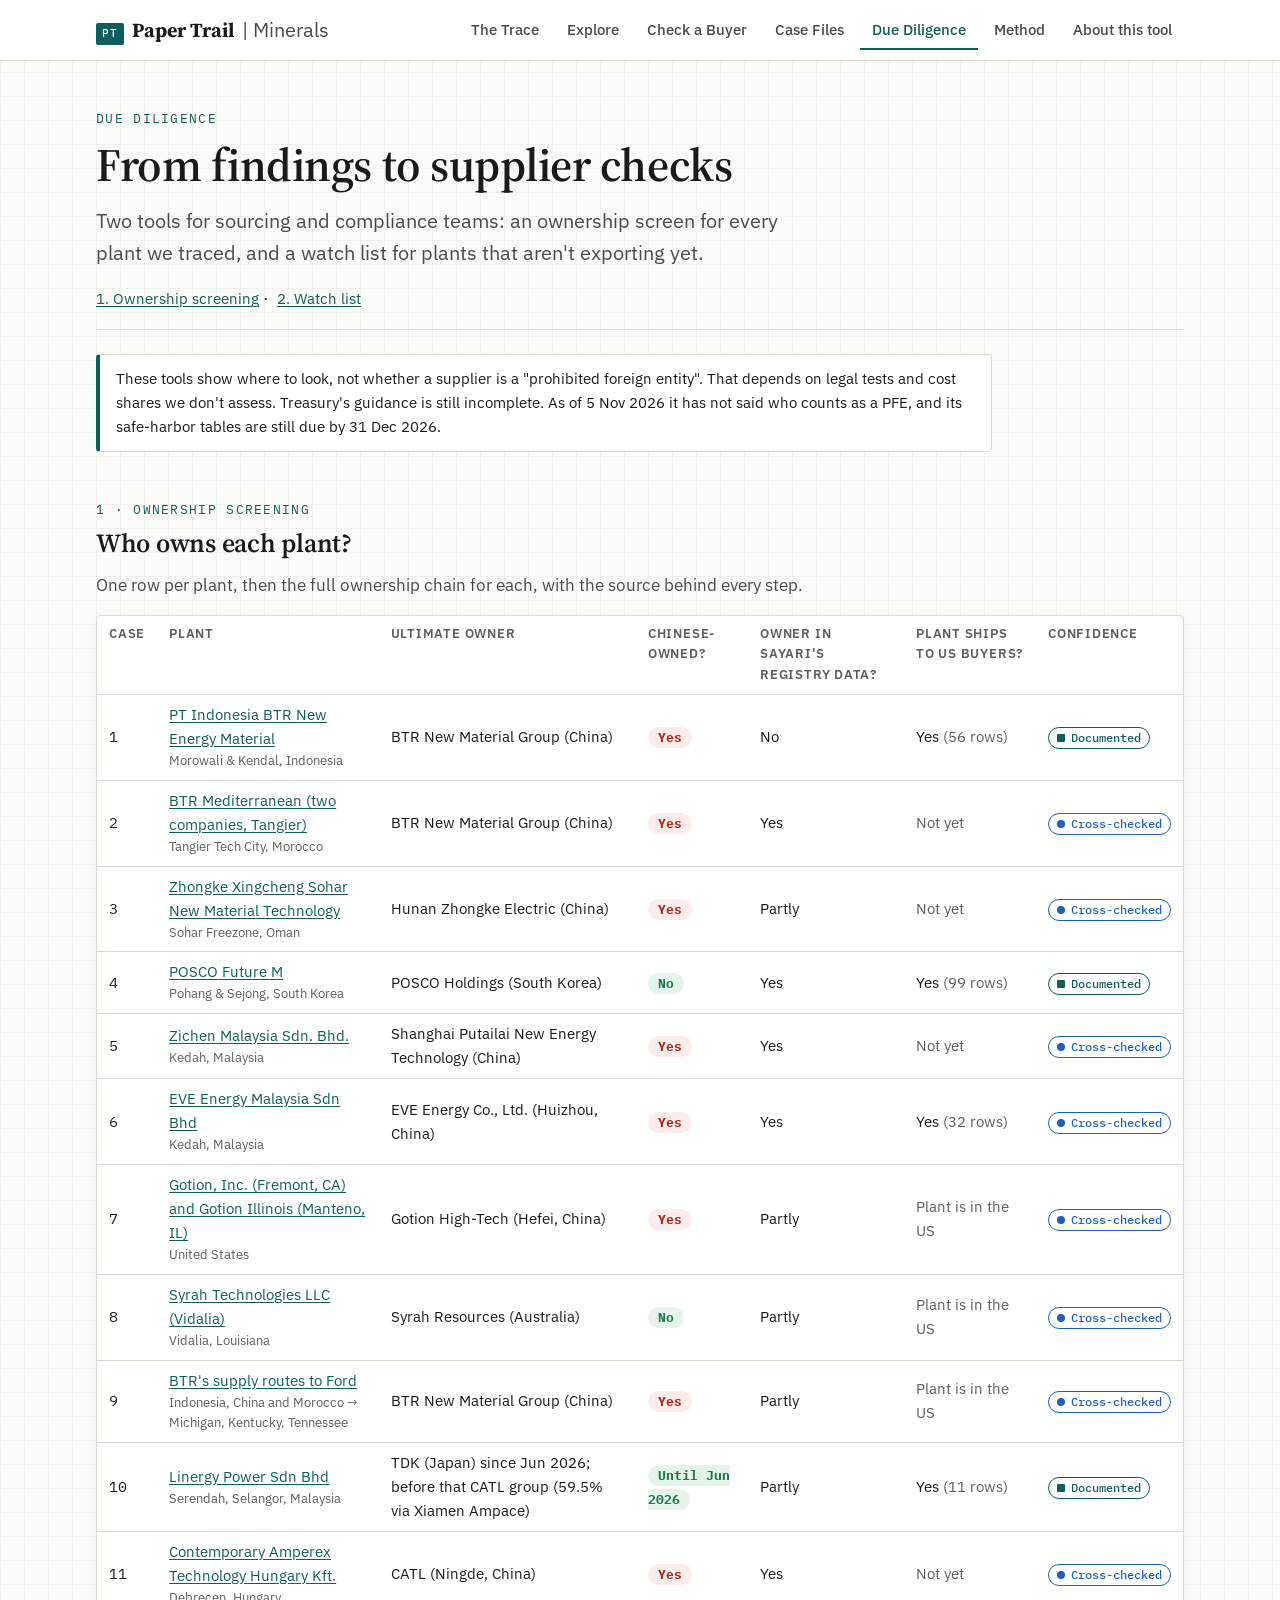
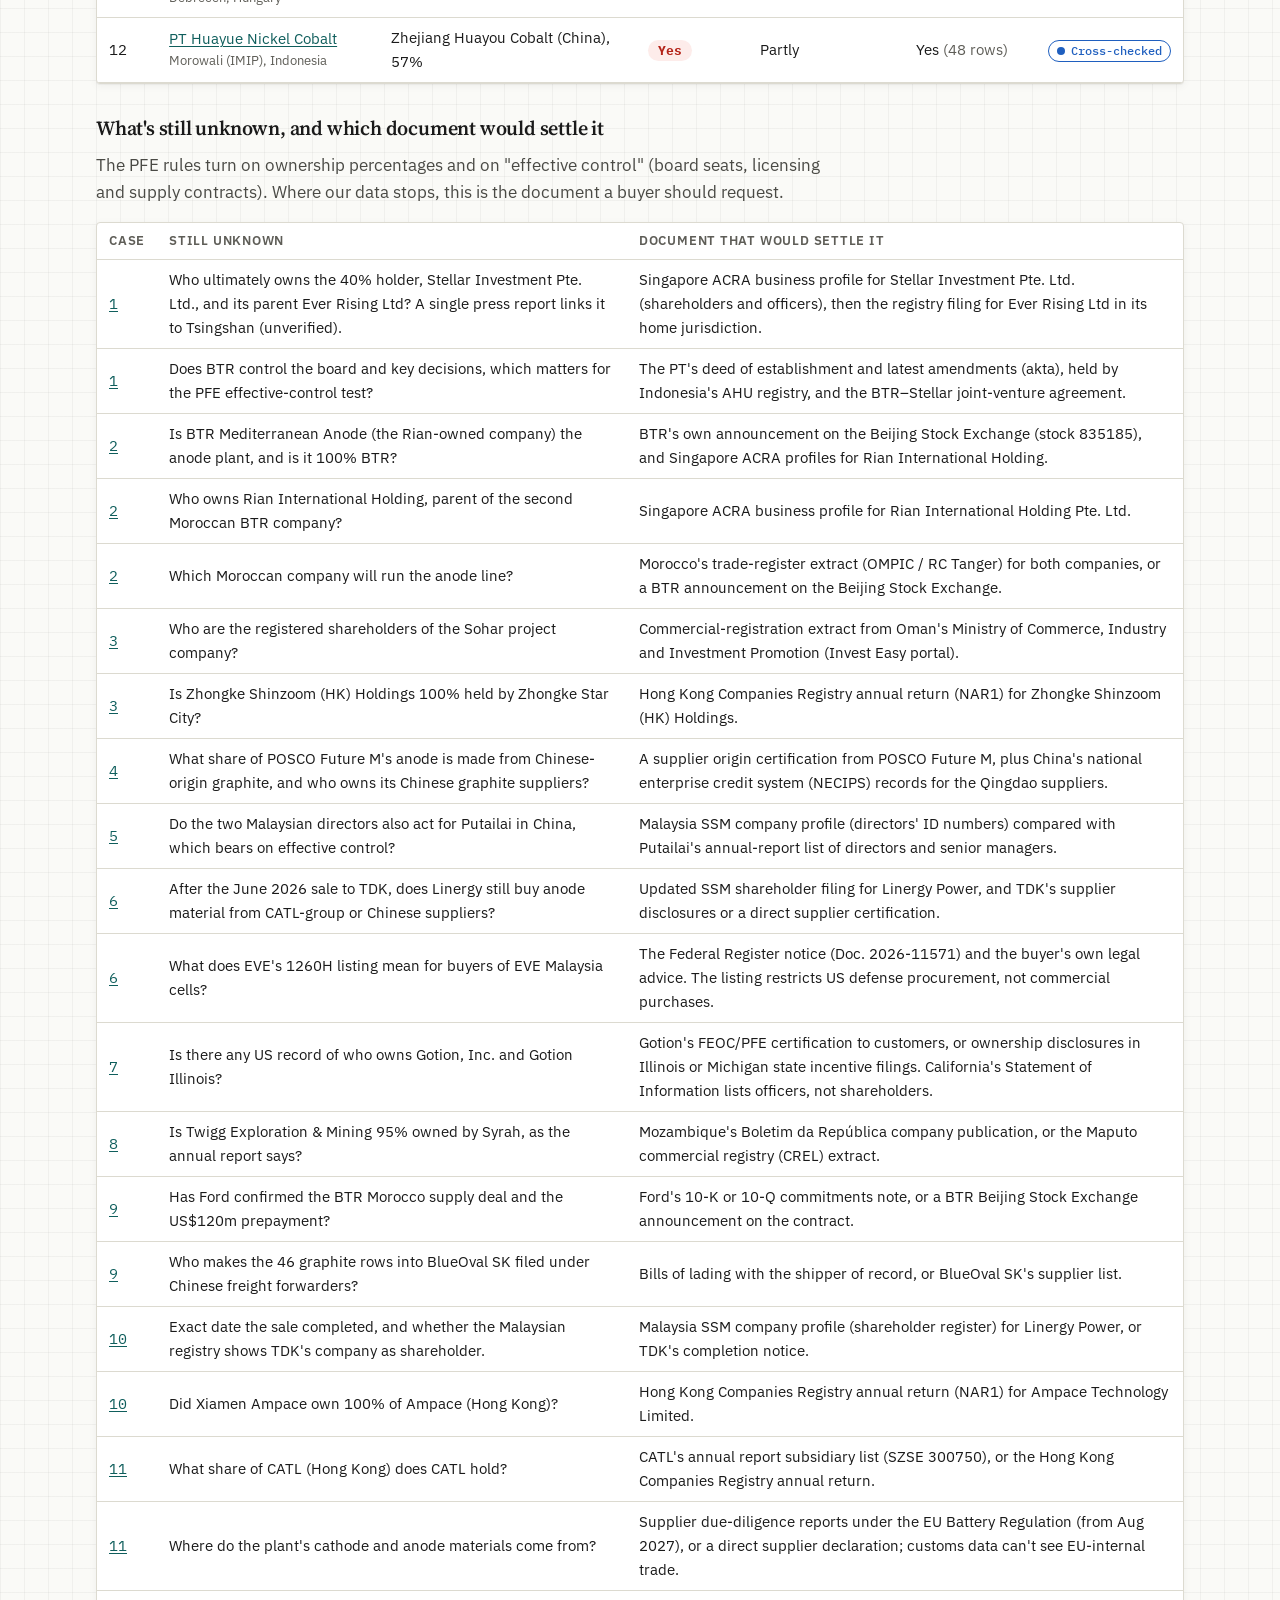
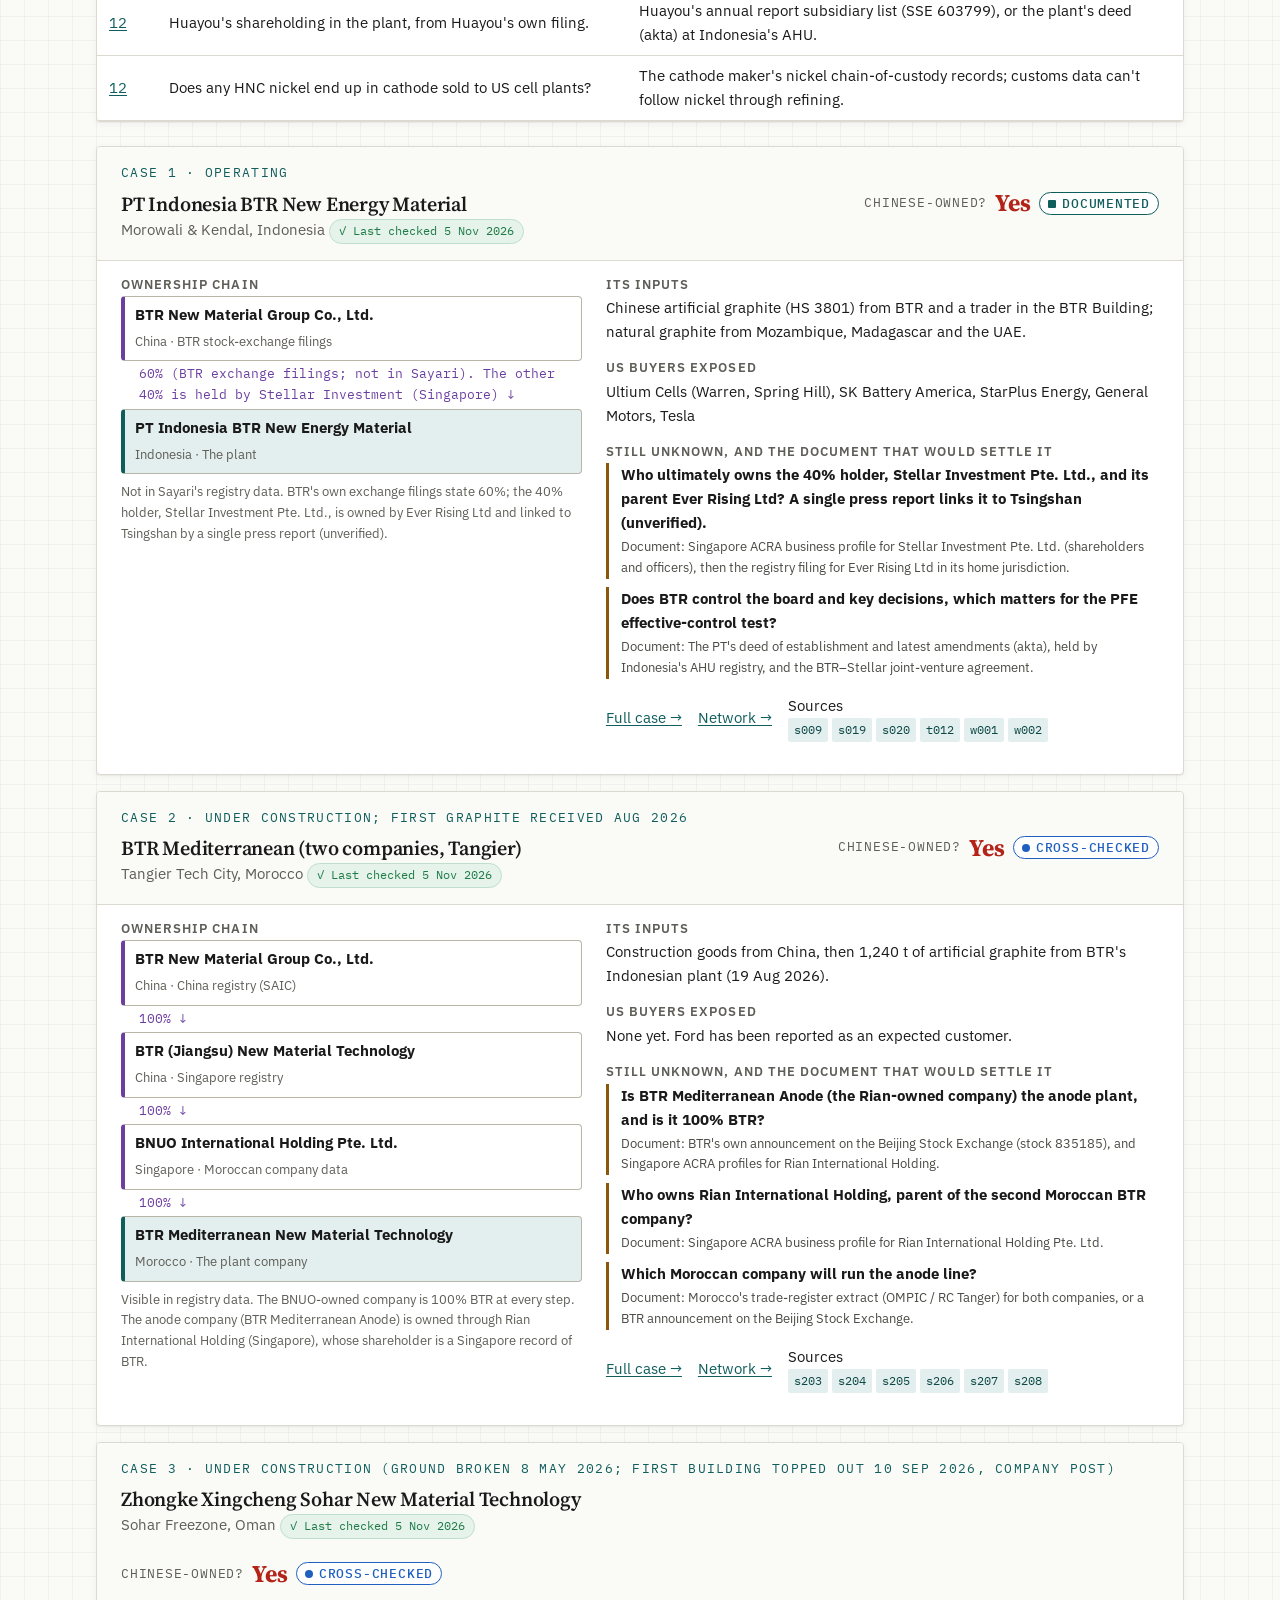
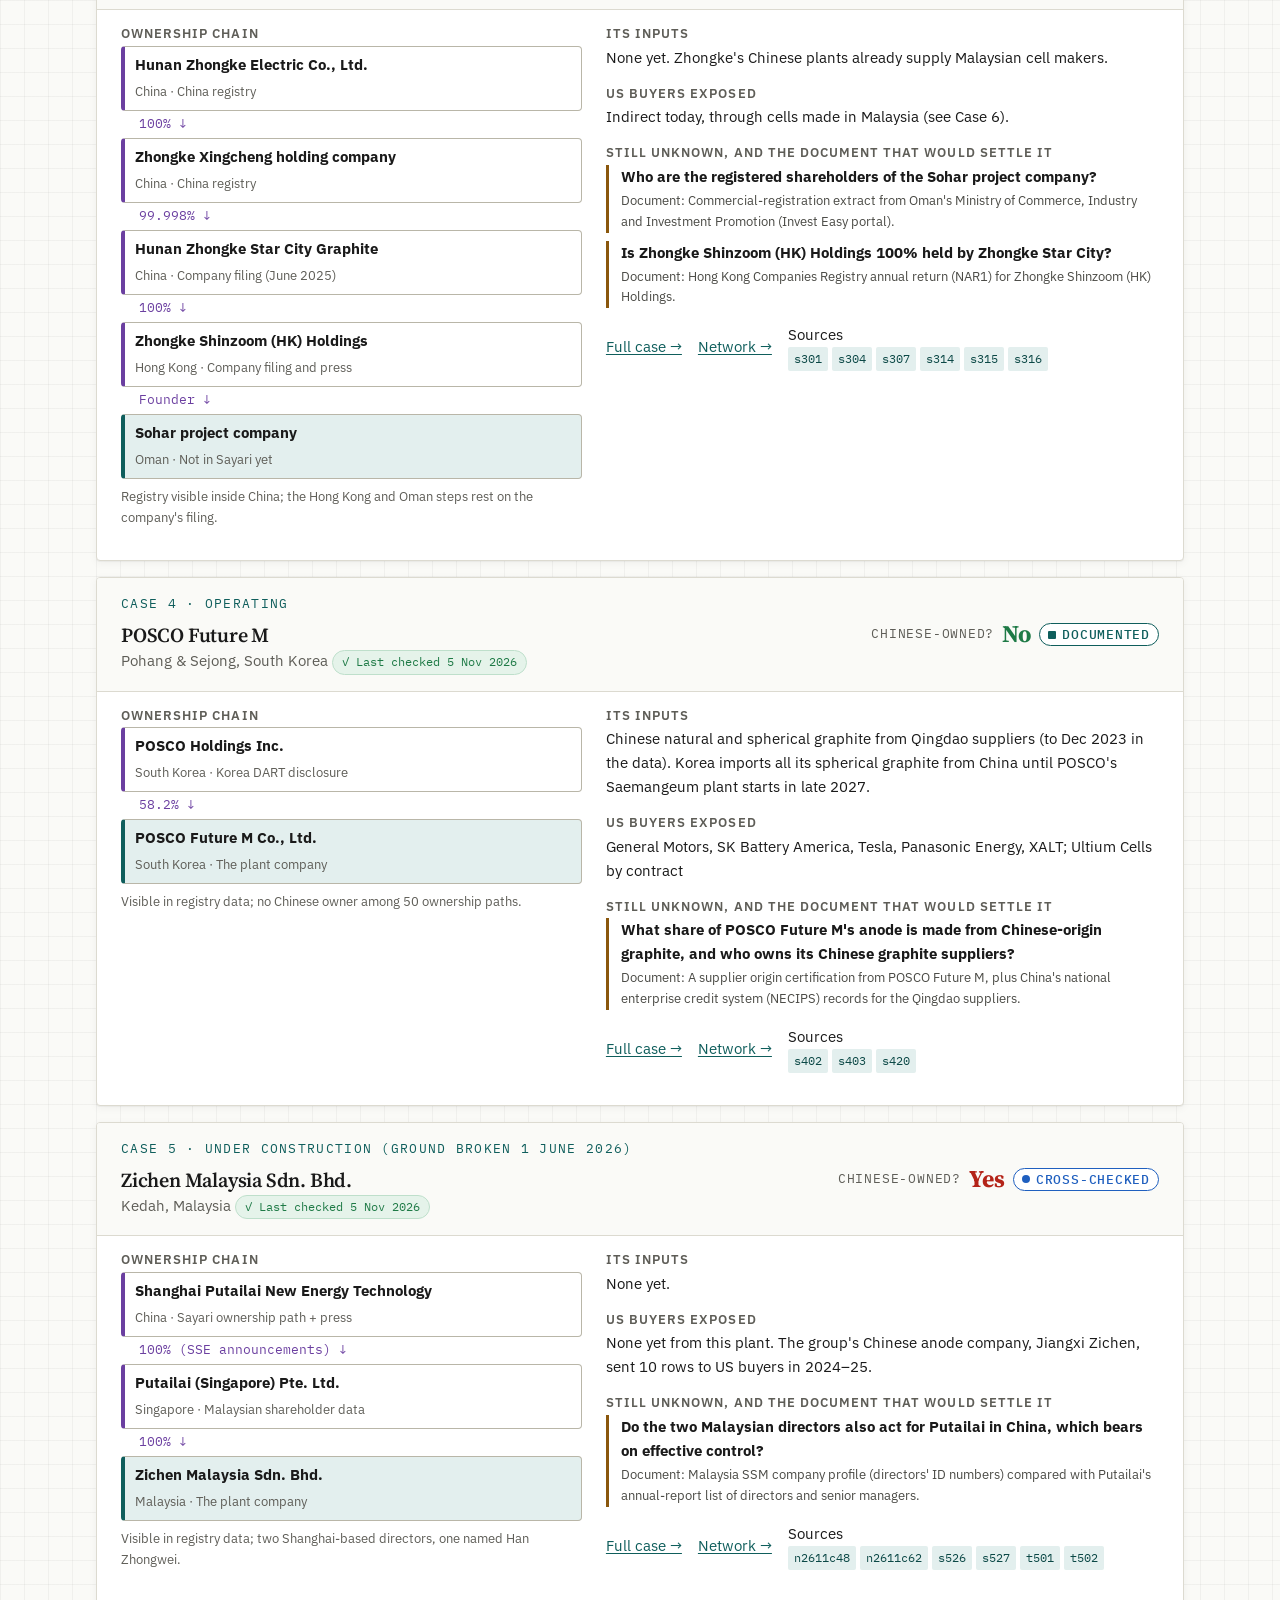
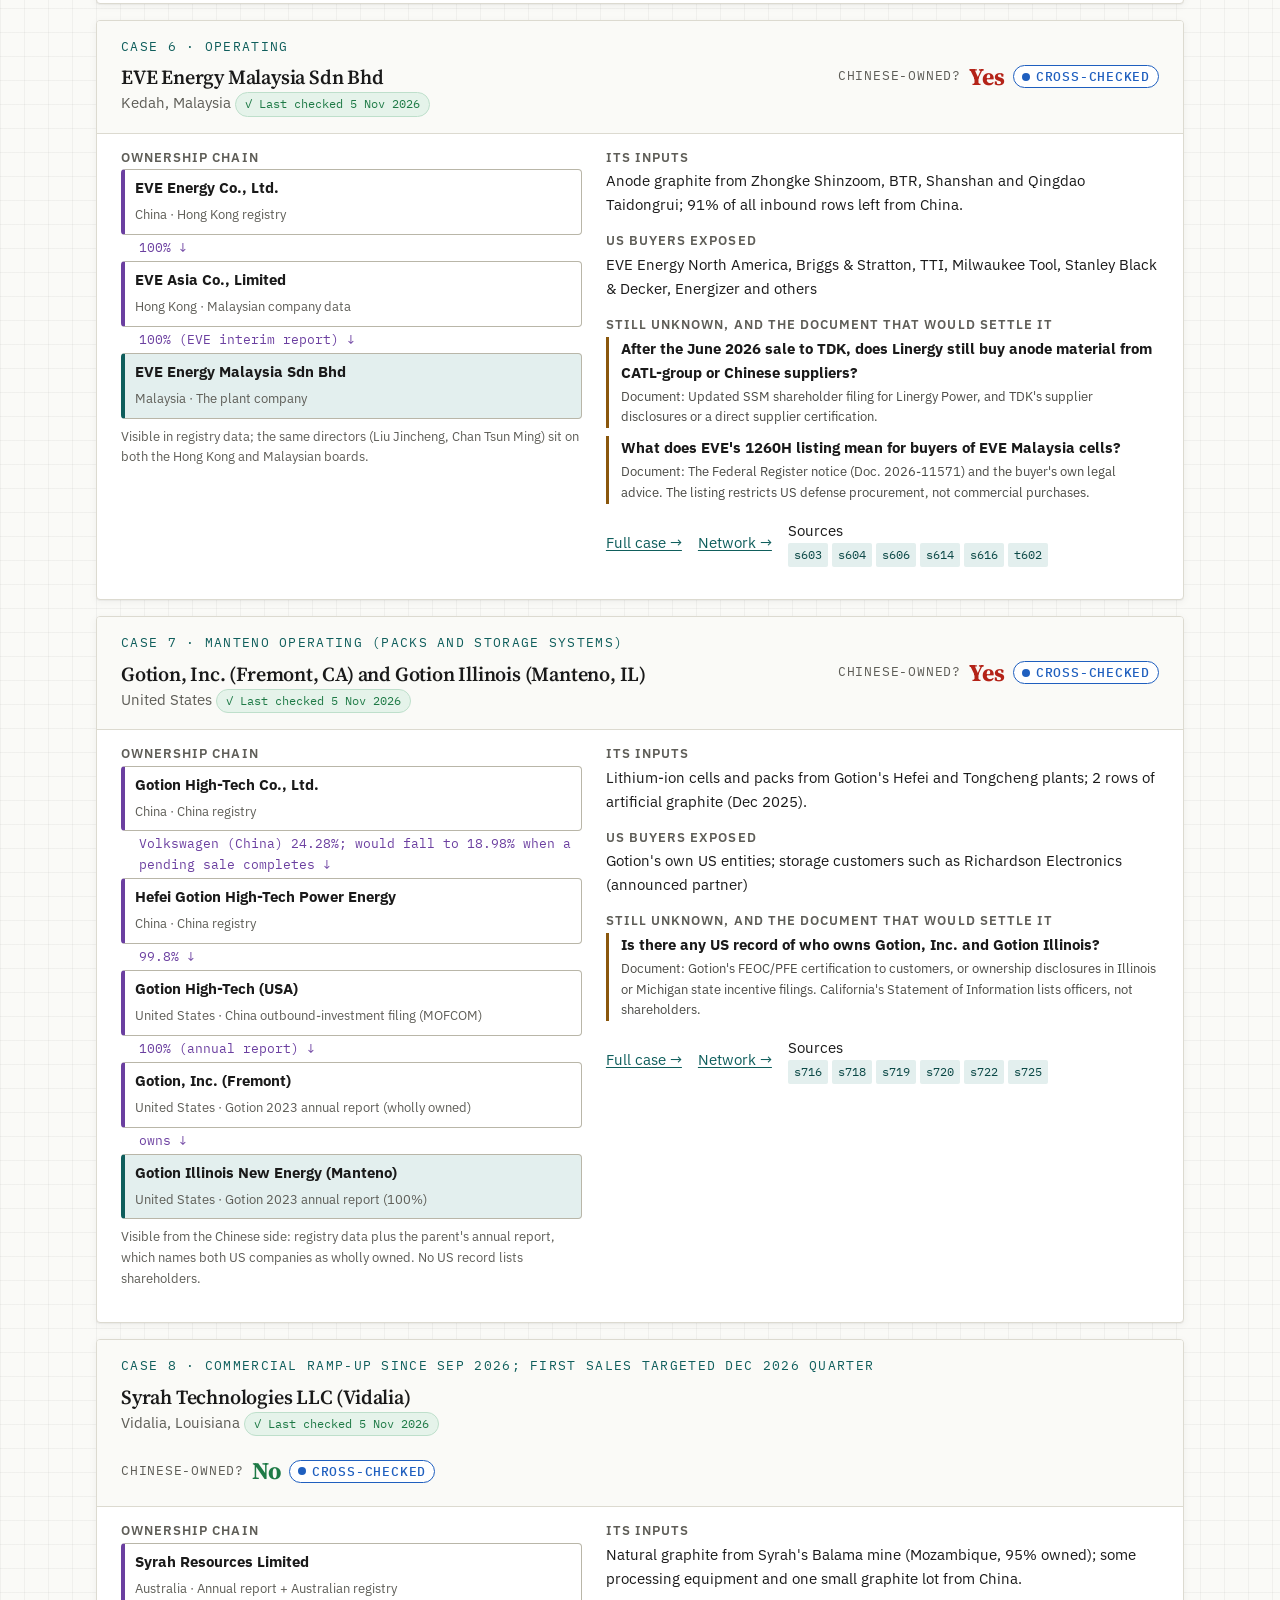
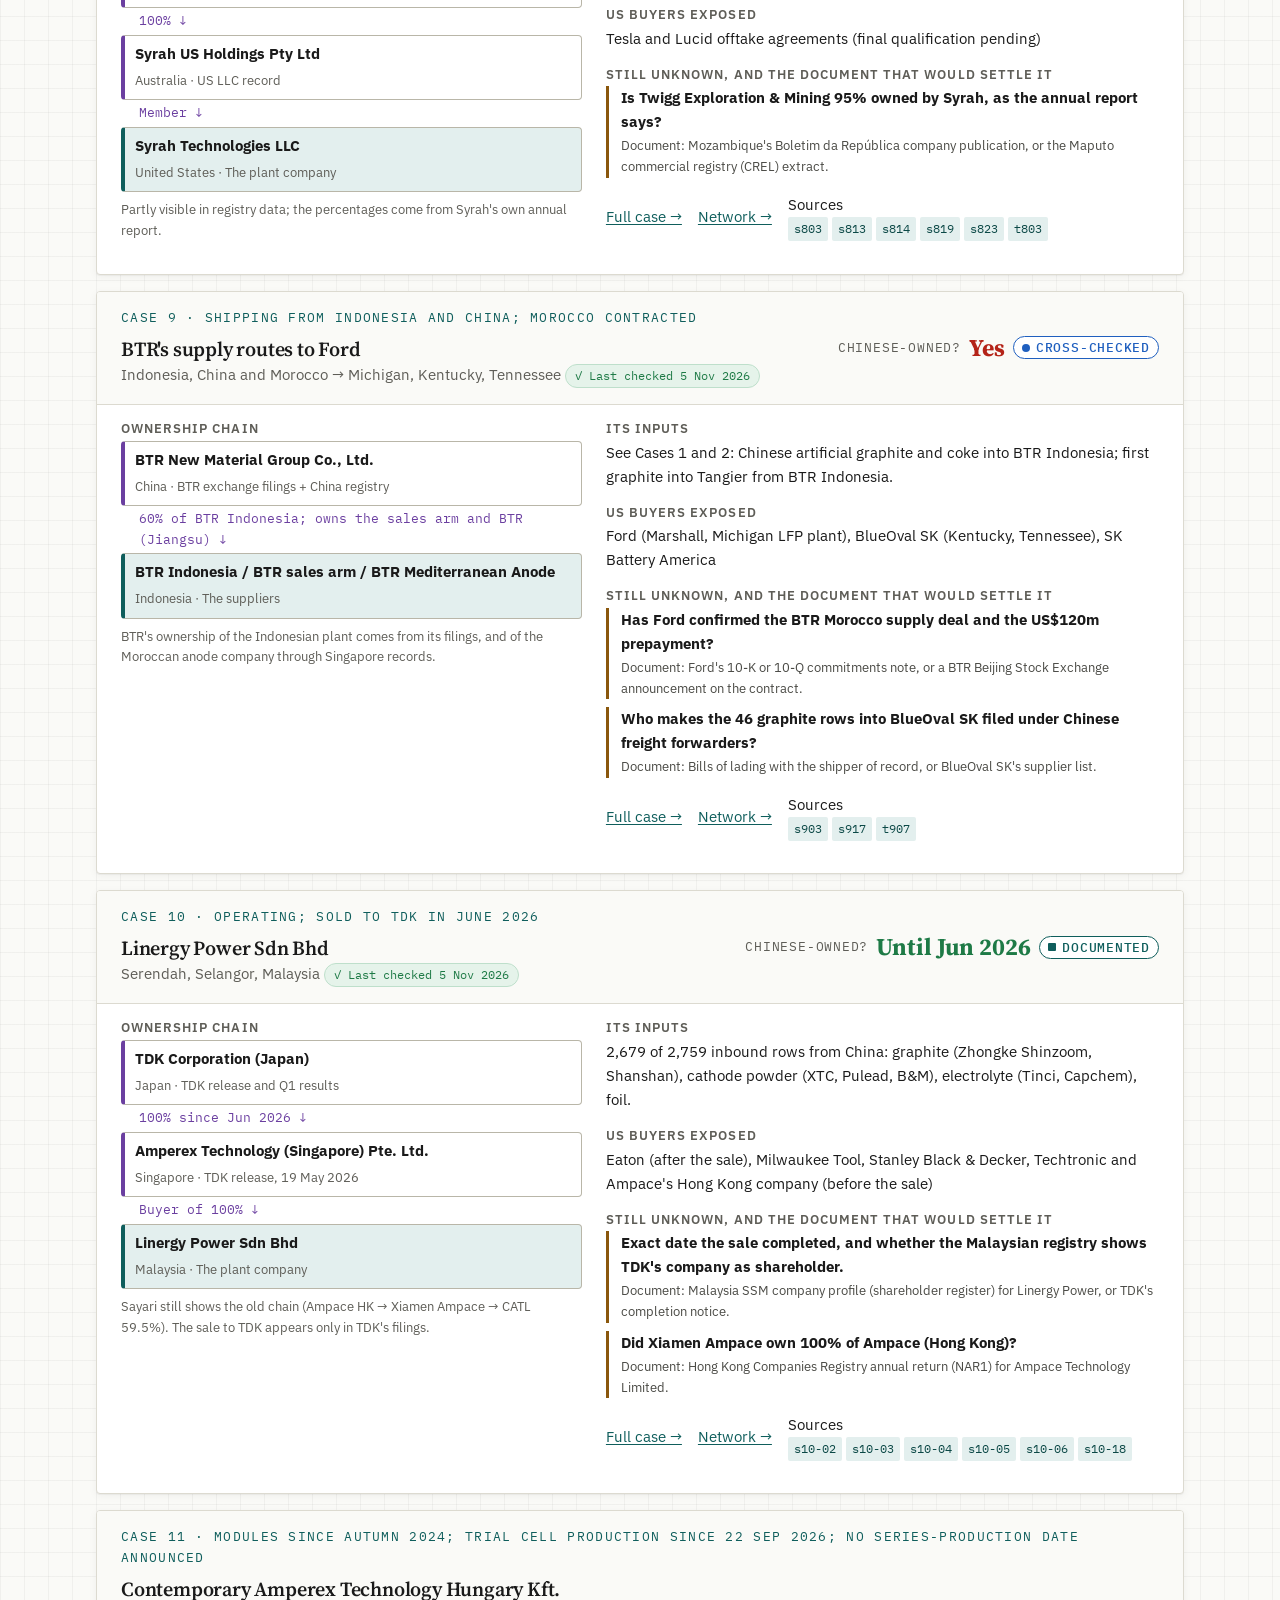
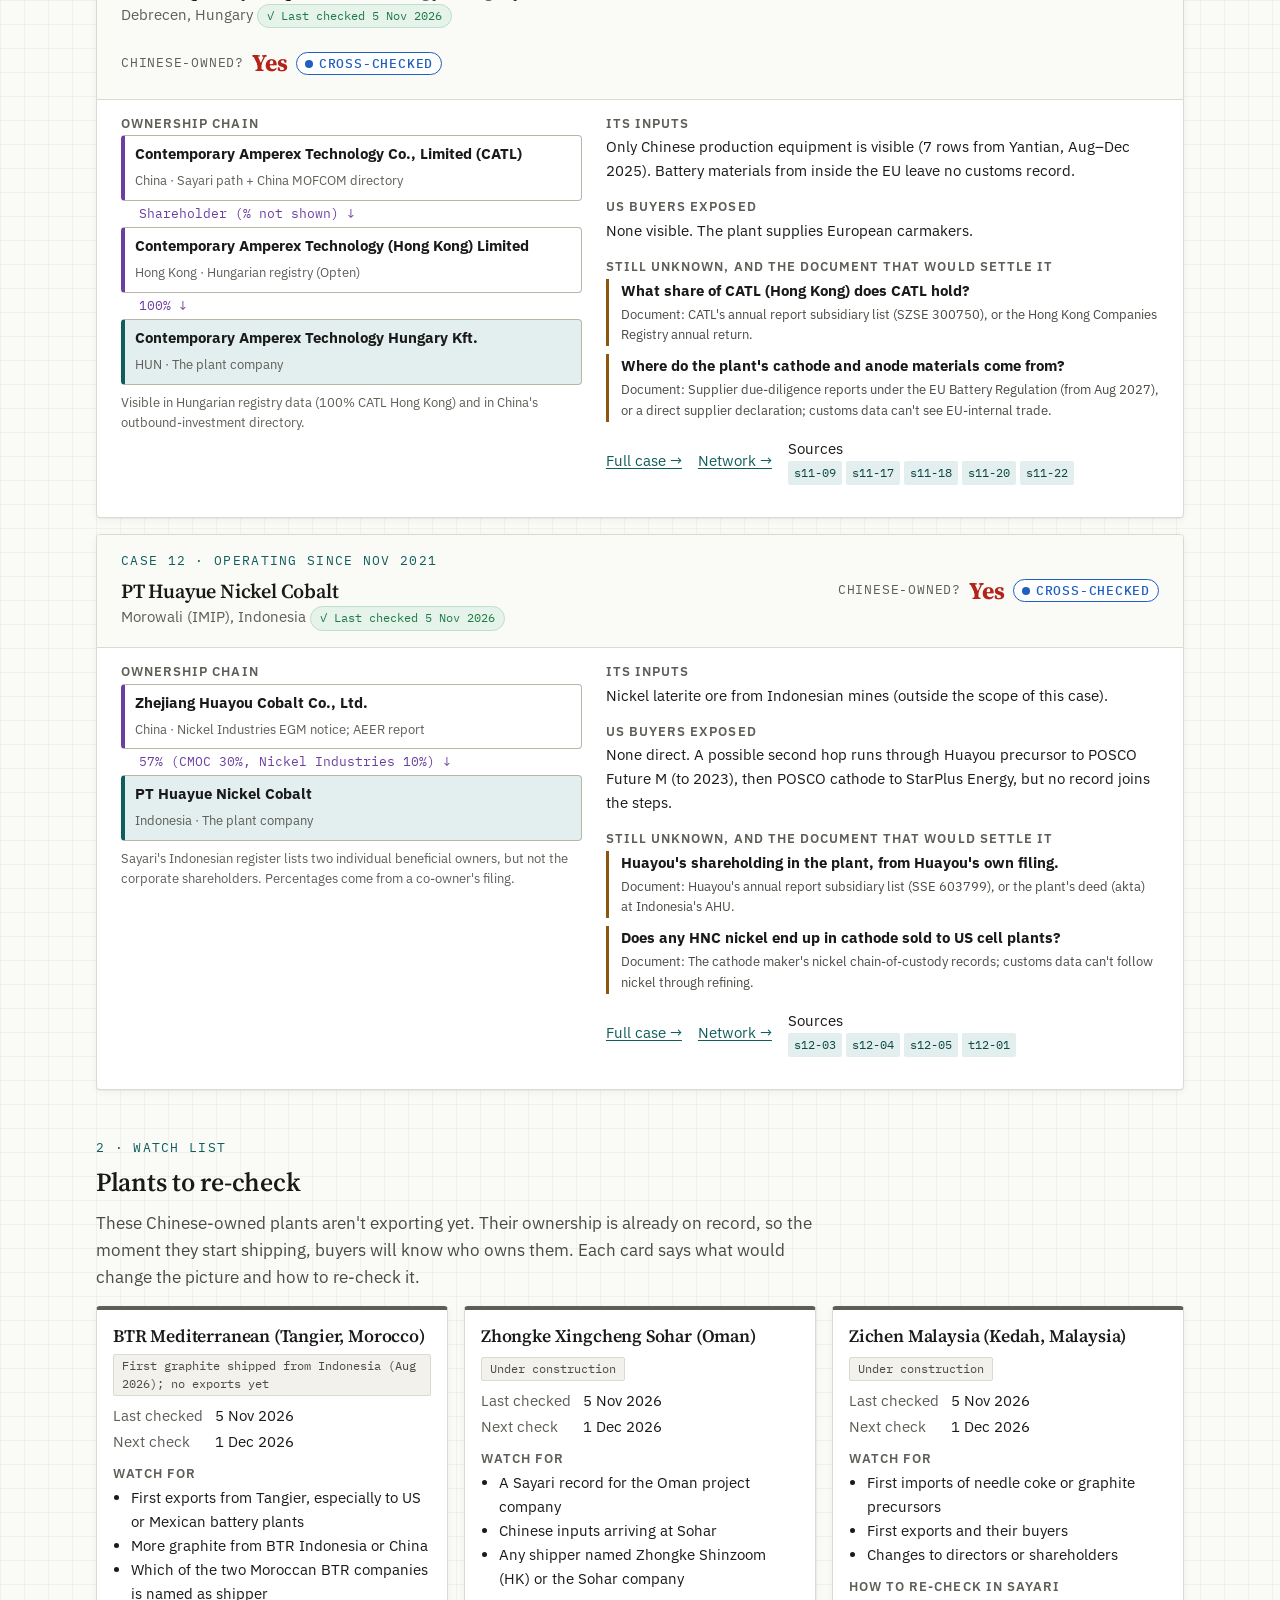
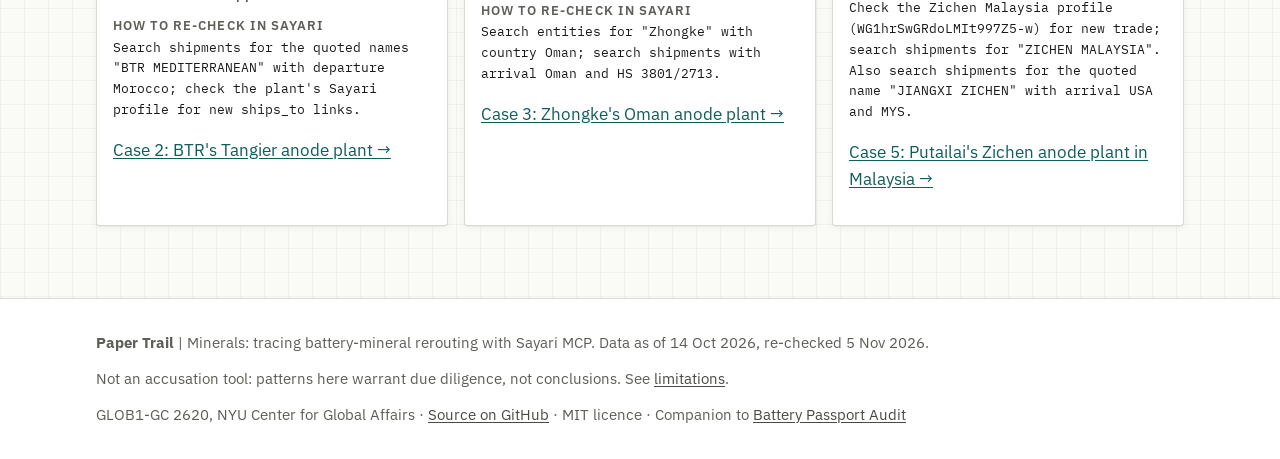
<file: diligence.html>
<!doctype html>
<html lang="en">
<head>
  <meta charset="utf-8">
  <meta name="viewport" content="width=device-width, initial-scale=1">
  <title>Paper Trail | Minerals: Due Diligence</title>
  <meta name="description" content="Ownership screening for each traced plant, and a watch list for plants not yet exporting.">
  <link rel="icon" href="assets/img/favicon.svg?v=20261108a" type="image/svg+xml">
  <link rel="alternate icon" href="assets/img/favicon-32.png?v=20261108a" type="image/png" sizes="32x32">
  <link rel="apple-touch-icon" href="assets/img/favicon-180.png?v=20261108a">
  <meta property="og:type" content="website">
  <meta property="og:site_name" content="Paper Trail | Minerals">
  <meta property="og:title" content="Paper Trail | Minerals: Due Diligence">
  <meta property="og:description" content="Ownership screening for each traced plant, and a watch list for plants not yet exporting.">
  <meta property="og:url" content="https://indiaclarke03-ops.github.io/BatteryMineralRerouting/diligence.html">
  <meta property="og:image" content="https://indiaclarke03-ops.github.io/BatteryMineralRerouting/assets/img/social-card.png?v=20261108a">
  <meta property="og:image:width" content="1200">
  <meta property="og:image:height" content="630">
  <meta name="twitter:card" content="summary_large_image">
  <meta name="theme-color" content="#0F5E5C">
  <link rel="preconnect" href="https://fonts.googleapis.com">
  <link rel="preconnect" href="https://fonts.gstatic.com" crossorigin>
  <link href="https://fonts.googleapis.com/css2?family=IBM+Plex+Mono:wght@400;500;600&family=IBM+Plex+Sans:wght@400;500;600&family=Source+Serif+4:opsz,wght@8..60,600;8..60,700&display=swap" rel="stylesheet">
  <link rel="stylesheet" href="assets/css/tokens.css?v=20261108a">
  <link rel="stylesheet" href="assets/css/base.css?v=20261108a">
  <link rel="stylesheet" href="assets/css/components.css?v=20261108a">
</head>
<body>
  <a class="skip-link" href="#main">Skip to content</a>
  <header id="site-header"></header>

  <main id="main">
    <div class="wrap">
      <div class="page-head">
        <span class="eyebrow">Due Diligence</span>
        <h1>From findings to supplier checks</h1>
        <p class="lede">Two tools for sourcing and compliance teams: an ownership screen for every plant we traced, and a watch list for plants that aren't exporting yet.</p>
        <ul class="toc">
          <li><a href="#screening">1. Ownership screening</a> ·</li>
          <li><a href="#watch">2. Watch list</a></li>
        </ul>
      </div>

      <p class="callout teal" style="max-width:56rem">These tools show where to look, not whether a supplier is a "prohibited foreign entity". That depends on legal tests and cost shares we don't assess. Treasury's guidance is still incomplete. As of 5 Nov 2026 it has not said who counts as a PFE, and its safe-harbor tables are still due by 31 Dec 2026.</p>

      <section id="screening" aria-labelledby="screening-h">
        <span class="eyebrow">1 · Ownership screening</span>
        <h2 id="screening-h">Who owns each plant?</h2>
        <p class="section-intro">One row per plant, then the full ownership chain for each, with the source behind every step.</p>
        <div id="matrix">Loading…</div>
        <h3 style="margin-top:var(--s-6)">What's still unknown, and which document would settle it</h3>
        <p class="section-intro">The PFE rules turn on ownership percentages and on "effective control" (board seats, licensing and supply contracts). Where our data stops, this is the document a buyer should request.</p>
        <div id="open-q"></div>
        <div id="screen-cards" class="screen-cards"></div>
      </section>

      <section id="watch" aria-labelledby="watch-h">
        <span class="eyebrow">2 · Watch list</span>
        <h2 id="watch-h">Plants to re-check</h2>
        <p class="section-intro">These Chinese-owned plants aren't exporting yet. Their ownership is already on record, so the moment they start shipping, buyers will know who owns them. Each card says what would change the picture and how to re-check it.</p>
        <div id="watch-list" class="watch-list"></div>
      </section>
    </div>
  </main>

  <footer id="site-footer"></footer>

  <script src="assets/js/data.js?v=20261108a"></script>
  <script src="assets/js/ui.js?v=20261108a"></script>
  <script src="assets/js/diligence.js?v=20261108a"></script>
</body>
</html>
</file>
<file: assets/css/tokens.css>
/* Paper Trail | Minerals design tokens: "investigator's case file".
   Distinct from Battery Passport Audit (Inter, slate/blue). */
:root {
  /* Paper and ink */
  --paper: #FAFAF7;
  --paper-2: #F2F1EB;
  --card: #FFFFFF;
  --ink: #1A1A1A;
  --ink-2: #4A4A45;
  --ink-3: #5E5D57;
  --rule: #DCDAD0;
  --rule-strong: #B9B6A8;
  --grid: rgba(26, 26, 26, 0.045);

  /* Accent */
  --teal: #0F5E5C;
  --teal-2: #0B4846;
  --teal-tint: #E3EFEE;

  /* Edge types (color + line style; never color alone) */
  --tx: #1F5FBF;        /* transactional: solid blue */
  --tx-tint: #E6EEFA;
  --ct: #6B3FA0;        /* contractual: dashed purple */
  --ct-tint: #F0EAF7;
  --inf: #8A570D;       /* inferred: dotted amber */
  --inf-tint: #FBF1E0;

  /* Risk: used sparingly */
  --risk: #B42318;
  --risk-tint: #FDECEA;

  /* Confidence scale */
  --c-documented: #0F5E5C;
  --c-corroborated: #1F5FBF;
  --c-inferred: #8A570D;
  --c-lead: #5E5D57;

  /* Scorecard */
  --ok: #1E7A46;
  --ok-tint: #E5F3EA;
  --part: #8A570D;
  --part-tint: #FBF1E0;
  --fail: #B42318;
  --fail-tint: #FDECEA;

  /* Type */
  --serif: "Source Serif 4", Georgia, "Times New Roman", serif;
  --sans: "IBM Plex Sans", system-ui, -apple-system, "Segoe UI", sans-serif;
  --mono: "IBM Plex Mono", ui-monospace, "SFMono-Regular", Menlo, monospace;

  --fs-0: 0.8125rem;
  --fs-1: 0.9375rem;
  --fs-2: 1.0625rem;
  --fs-3: 1.25rem;
  --fs-4: 1.625rem;
  --fs-5: clamp(1.9rem, 1.3rem + 2.4vw, 2.9rem);

  /* Space and shape */
  --s-1: 0.25rem;
  --s-2: 0.5rem;
  --s-3: 0.75rem;
  --s-4: 1rem;
  --s-5: 1.5rem;
  --s-6: 2rem;
  --s-7: 3rem;
  --s-8: 4.5rem;
  --radius: 4px;
  --maxw: 72rem;
  --shadow: 0 1px 0 rgba(26, 26, 26, 0.04), 0 2px 8px rgba(26, 26, 26, 0.05);
  --focus: 0 0 0 3px #FFD166, 0 0 0 5px var(--ink);
}
</file>
<file: assets/css/base.css>
*, *::before, *::after { box-sizing: border-box; }
html { -webkit-text-size-adjust: 100%; }
body {
  margin: 0;
  background-color: var(--paper);
  background-image:
    linear-gradient(var(--grid) 1px, transparent 1px),
    linear-gradient(90deg, var(--grid) 1px, transparent 1px);
  background-size: 24px 24px;
  color: var(--ink);
  font-family: var(--sans);
  font-size: var(--fs-2);
  line-height: 1.6;
  overflow-x: hidden;
}
h1, h2, h3, h4 {
  font-family: var(--serif);
  font-weight: 600;
  line-height: 1.2;
  margin: 0 0 var(--s-3);
  letter-spacing: -0.01em;
}
h1 { font-size: var(--fs-5); }
h2 { font-size: var(--fs-4); }
h3 { font-size: var(--fs-3); }
h4 { font-size: var(--fs-2); }
p { margin: 0 0 var(--s-4); }
a { color: var(--teal); text-underline-offset: 2px; }
a:hover { color: var(--teal-2); }
code, .mono { font-family: var(--mono); font-size: 0.9em; }
small { font-size: var(--fs-0); }
img, svg { max-width: 100%; }
table { border-collapse: collapse; width: 100%; }
th, td { text-align: left; vertical-align: top; padding: var(--s-2) var(--s-3); border-bottom: 1px solid var(--rule); }
th { font-size: var(--fs-0); text-transform: uppercase; letter-spacing: 0.06em; color: var(--ink-3); font-weight: 600; }
:focus-visible { outline: none; box-shadow: var(--focus); border-radius: 2px; }
button { font: inherit; }
.visually-hidden {
  position: absolute !important; width: 1px; height: 1px; padding: 0; margin: -1px;
  overflow: hidden; clip: rect(0, 0, 0, 0); white-space: nowrap; border: 0;
}
.skip-link { position: absolute; left: -999px; top: 0; background: var(--ink); color: #fff; padding: var(--s-2) var(--s-3); z-index: 100; }
.skip-link:focus { left: var(--s-3); top: var(--s-3); }

.wrap { max-width: var(--maxw); margin: 0 auto; padding: 0 16px; }
@media (min-width: 720px) { .wrap { padding: 0 var(--s-6); } }
main { display: block; padding-bottom: var(--s-8); }
section { margin-top: var(--s-7); }
.lede { font-size: var(--fs-3); color: var(--ink-2); max-width: 44rem; }
.muted { color: var(--ink-3); }
.eyebrow {
  font-family: var(--mono); font-size: var(--fs-0); text-transform: uppercase;
  letter-spacing: 0.1em; color: var(--teal); margin-bottom: var(--s-2); display: block;
}
.grid-2 { display: grid; gap: var(--s-5); grid-template-columns: 1fr; }
.grid-3 { display: grid; gap: var(--s-4); grid-template-columns: 1fr; }
@media (min-width: 820px) {
  .grid-2 { grid-template-columns: 1fr 1fr; }
  .grid-3 { grid-template-columns: repeat(3, 1fr); }
}
.table-scroll { overflow-x: auto; -webkit-overflow-scrolling: touch; }
</file>
<file: assets/css/components.css>
/* ---------- Header / nav ---------- */
.site-header {
  background: var(--card);
  border-bottom: 1px solid var(--rule);
  position: sticky; top: 0; z-index: 50;
}
.site-header .wrap { display: flex; align-items: center; gap: var(--s-4); min-height: 60px; flex-wrap: wrap; }
.brand {
  display: flex; align-items: baseline; gap: var(--s-2);
  font-family: var(--serif); font-weight: 700; font-size: 1.25rem; color: var(--ink); text-decoration: none;
}
.brand strong { font-weight: 700; }
.brand-sub { font-family: var(--sans); font-weight: 400; color: var(--ink-2); }
.brand-mark {
  font-family: var(--mono); font-size: 0.7rem; font-weight: 500; color: var(--card);
  background: var(--teal); padding: 2px 6px; border-radius: 2px; letter-spacing: 0.08em;
}
.nav { margin-left: auto; display: flex; gap: var(--s-1); flex-wrap: wrap; }
.nav a {
  color: var(--ink-2); text-decoration: none; font-size: var(--fs-1); font-weight: 500;
  padding: var(--s-2) var(--s-3); border-radius: var(--radius);
}
.nav a:hover { background: var(--paper-2); color: var(--ink); }
.nav a[aria-current="page"] { color: var(--teal); box-shadow: inset 0 -2px 0 var(--teal); border-radius: 0; }
.nav-toggle { display: none; }
@media (max-width: 760px) {
  .nav-toggle {
    display: inline-flex; margin-left: auto; background: none; border: 1px solid var(--rule-strong);
    border-radius: var(--radius); padding: 6px 12px; cursor: pointer; color: var(--ink);
  }
  .nav { display: none; width: 100%; margin: 0 0 var(--s-3); flex-direction: column; }
  .nav.open { display: flex; }
  .nav a[aria-current="page"] { box-shadow: inset 3px 0 0 var(--teal); }
}

/* ---------- Footer ---------- */
.site-footer { border-top: 1px solid var(--rule); background: var(--card); padding: var(--s-6) 0; font-size: var(--fs-1); color: var(--ink-3); }
.site-footer .wrap { display: grid; gap: var(--s-3); }
.site-footer a { color: var(--ink-2); }

/* ---------- Page head ---------- */
.page-head { padding: var(--s-7) 0 var(--s-4); border-bottom: 1px solid var(--rule); margin-bottom: var(--s-5); }
.page-head .lede { margin-bottom: 0; }
.asof { font-family: var(--mono); font-size: var(--fs-0); color: var(--ink-3); }

/* ---------- Cards ---------- */
.card { background: var(--card); border: 1px solid var(--rule); border-radius: var(--radius); padding: var(--s-5); box-shadow: var(--shadow); }
.card h3 { margin-bottom: var(--s-2); }
.card-tab {
  display: inline-block; font-family: var(--mono); font-size: var(--fs-0); letter-spacing: 0.06em;
  text-transform: uppercase; background: var(--paper-2); border: 1px solid var(--rule); border-bottom: 0;
  padding: 2px 10px; border-radius: var(--radius) var(--radius) 0 0; color: var(--ink-2);
}
.card-tab + .card { border-top-left-radius: 0; }

/* ---------- Badges ---------- */
.badge {
  display: inline-flex; align-items: center; gap: 6px; font-family: var(--mono); font-size: 0.75rem;
  line-height: 1; padding: 4px 8px; border-radius: 999px; border: 1px solid currentColor; white-space: nowrap;
  background: var(--card); font-weight: 500;
}
.badge::before { content: ""; width: 8px; height: 8px; border-radius: 50%; background: currentColor; flex: none; }
.badge.c-documented { color: var(--c-documented); }
.badge.c-documented::before { border-radius: 1px; }
.badge.c-corroborated { color: var(--c-corroborated); }
.badge.c-inferred { color: var(--c-inferred); }
.badge.c-inferred::before { background: transparent; border: 2px dotted currentColor; width: 6px; height: 6px; }
.badge.c-lead { color: var(--c-lead); }
.badge.c-lead::before { background: transparent; border: 1.5px solid currentColor; width: 6px; height: 6px; }
.badge.sc-worked { color: var(--ok); background: var(--ok-tint); }
.badge.sc-partial { color: var(--part); background: var(--part-tint); }
.badge.sc-failed { color: var(--fail); background: var(--fail-tint); }
.badge.sc-worked::before { content: "✓"; background: none; width: auto; height: auto; }
.badge.sc-partial::before { content: "◐"; background: none; width: auto; height: auto; }
.badge.sc-failed::before { content: "✕"; background: none; width: auto; height: auto; }
.badge.server { color: var(--ink-2); }
.badge.server::before { display: none; }
.badge.risk { color: var(--risk); background: var(--risk-tint); }
.badge.risk::before { content: "⚑"; background: none; width: auto; height: auto; }

.etype { display: inline-flex; align-items: center; gap: 8px; font-size: var(--fs-1); font-weight: 500; }
.etype .line { display: inline-block; width: 34px; height: 0; border-top-width: 3px; }
.etype.tx { color: var(--tx); } .etype.tx .line { border-top: 3px solid var(--tx); }
.etype.ct { color: var(--ct); } .etype.ct .line { border-top: 3px dashed var(--ct); }
.etype.inf { color: var(--inf); } .etype.inf .line { border-top: 3px dotted var(--inf); }

.hs { font-family: var(--mono); font-size: 0.8rem; background: var(--paper-2); border: 1px solid var(--rule); padding: 1px 6px; border-radius: 2px; }
.id { font-family: var(--mono); font-size: 0.78rem; color: var(--ink-3); word-break: break-all; }

/* ---------- Legend ---------- */
.legend { display: grid; gap: var(--s-4); grid-template-columns: 1fr; font-size: var(--fs-1); }
@media (min-width: 720px) { .legend { grid-template-columns: 1.1fr 1fr; } }
.legend h4, .legend-h { font-family: var(--sans); font-size: var(--fs-0); text-transform: uppercase; letter-spacing: 0.08em; color: var(--ink-3); margin-bottom: var(--s-2); }
.legend ul { list-style: none; margin: 0; padding: 0; display: grid; gap: var(--s-2); }
.legend li { display: grid; grid-template-columns: auto 1fr; gap: var(--s-3); align-items: start; }
.legend li span:last-child { color: var(--ink-2); }
.legend.compact { grid-template-columns: 1fr; gap: var(--s-3); }
.legend.compact li { grid-template-columns: auto; }
.legend.compact li span:last-child { display: none; }
.legend.compact ul { display: flex; flex-wrap: wrap; gap: var(--s-2) var(--s-4); }

/* ---------- Hero / home ---------- */
.hero { margin-top: 0; padding: var(--s-4) 0 var(--s-3); }
.hero h1 { max-width: 62rem; }
.hero .lede { font-size: clamp(1.05rem, 1rem + 0.35vw, 1.2rem); max-width: 62rem; margin-bottom: var(--s-4); }
.hero-meta { display: flex; flex-wrap: wrap; gap: var(--s-2) var(--s-4); margin-top: var(--s-4); font-size: var(--fs-1); color: var(--ink-3); }

.home { font-size: 1.125rem; } /* projector: ≥18px body */

/* Policy timeline strip */
.timeline { position: relative; display: grid; gap: var(--s-3); grid-template-columns: 1fr; padding: 0; margin: 0; list-style: none; }
@media (min-width: 900px) {
  .timeline { grid-template-columns: repeat(var(--n, 6), minmax(0, 1fr)); gap: var(--s-3); }
  .timeline::before { content: ""; position: absolute; left: 0; right: 0; top: 11px; border-top: 2px solid var(--rule-strong); }
}
.timeline li { position: relative; padding-left: 24px; }
@media (min-width: 900px) { .timeline li { padding-left: 0; padding-top: 30px; } }
.timeline li::before {
  content: ""; position: absolute; left: 4px; top: 6px; width: 12px; height: 12px; border-radius: 50%;
  background: var(--card); border: 2px solid var(--teal);
}
@media (min-width: 900px) { .timeline li::before { left: 0; top: 5px; } }
.timeline li.key::before { background: var(--teal); }
.timeline time { font-family: var(--mono); font-size: var(--fs-0); color: var(--teal); font-weight: 600; display: block; }
.timeline strong { display: block; font-size: var(--fs-1); line-height: 1.35; margin: 2px 0 4px; }
.timeline p { font-size: var(--fs-0); color: var(--ink-2); margin: 0 0 4px; line-height: 1.45; }
.timeline a { font-size: var(--fs-0); }
.timeline .unverified { color: var(--part); font-size: var(--fs-0); font-family: var(--mono); }

/* Stepper */
.stepper { display: grid; gap: var(--s-4); grid-template-columns: 1fr; }
@media (min-width: 980px) { .stepper { grid-template-columns: 22rem 1fr; } }
.step-panel { display: flex; flex-direction: column; gap: var(--s-3); }
.step-nav { display: flex; gap: var(--s-2); align-items: center; flex-wrap: wrap; }
.step-dots { display: flex; gap: 6px; margin: 0; padding: 0; list-style: none; }
.step-dots button {
  width: 36px; height: 36px; border-radius: 50%; border: 1.5px solid var(--rule-strong); background: var(--card);
  font-family: var(--mono); font-size: var(--fs-0); cursor: pointer; color: var(--ink-2);
}
.step-dots button[aria-current="step"] { background: var(--teal); color: #fff; border-color: var(--teal); }
.btn {
  display: inline-flex; align-items: center; gap: 6px; padding: 8px 14px; border-radius: var(--radius);
  border: 1px solid var(--rule-strong); background: var(--card); color: var(--ink); cursor: pointer; font-weight: 500;
  text-decoration: none; font-size: var(--fs-1);
}
.btn:hover { background: var(--paper-2); color: var(--ink); }
.btn.primary { background: var(--teal); border-color: var(--teal); color: #fff; }
.btn.primary:hover { background: var(--teal-2); color: #fff; }
.btn[disabled] { opacity: 0.4; cursor: default; }
.step-body h3 { font-size: 1.5rem; }
.step-body .kicker { font-family: var(--mono); font-size: var(--fs-0); color: var(--teal); text-transform: uppercase; letter-spacing: 0.08em; }
.step-body p { font-size: 1.125rem; }
.step-receipts { font-size: var(--fs-1); color: var(--ink-3); }
.kbd { font-family: var(--mono); font-size: 0.75rem; border: 1px solid var(--rule-strong); border-bottom-width: 2px; border-radius: 3px; padding: 0 5px; background: var(--card); }

/* Graph */
.graph-frame { position: relative; background: var(--card); border: 1px solid var(--rule); border-radius: var(--radius); box-shadow: var(--shadow); overflow: hidden; }
.graph { width: 100%; height: 520px; }
.graph.tall { height: min(72vh, 680px); }
@media (max-width: 640px) { .graph, .graph.tall { height: 380px; } }
.graph-legend { position: absolute; left: 8px; bottom: 8px; background: rgba(255,255,255,0.94); border: 1px solid var(--rule); border-radius: var(--radius); padding: 6px 10px; font-size: var(--fs-0); display: flex; gap: 12px; flex-wrap: wrap; max-width: calc(100% - 16px); }
.graph-legend .etype { font-size: var(--fs-0); }
.graph-legend .etype .line { width: 22px; }
.graph-tools { position: absolute; right: 8px; top: 8px; display: flex; gap: 4px; }
.graph-tools button { background: var(--card); border: 1px solid var(--rule-strong); border-radius: var(--radius); width: 34px; height: 34px; cursor: pointer; font-size: 1rem; }
.graph-fallback { padding: var(--s-5); color: var(--ink-3); }

/* Explore layout */
.explore { display: grid; gap: var(--s-4); grid-template-columns: 1fr; }
@media (min-width: 1060px) { .explore { grid-template-columns: 1fr 20rem; } }
.explore .filters { grid-column: 1 / -1; display: flex; flex-wrap: wrap; gap: var(--s-3) var(--s-6); align-items: flex-start; padding: var(--s-4) var(--s-5); }
.explore .filters fieldset { margin: 0; }
.explore .filters .ff-check { display: flex; flex-wrap: wrap; gap: 0 var(--s-3); }
.explore .filters select { min-width: 12rem; }
.explore .filters .ff-actions { display: flex; flex-direction: column; gap: 4px; }
.filters fieldset { border: 0; padding: 0; margin: 0 0 var(--s-4); }
.filters legend { font-size: var(--fs-0); text-transform: uppercase; letter-spacing: 0.08em; color: var(--ink-3); font-weight: 600; margin-bottom: var(--s-2); }
.filters label { display: flex; align-items: center; gap: var(--s-2); font-size: var(--fs-1); padding: 3px 0; cursor: pointer; }
.filters input[type="checkbox"] { width: 18px; height: 18px; accent-color: var(--teal); }
.filters select { width: 100%; padding: 6px; font: inherit; font-size: var(--fs-1); border: 1px solid var(--rule-strong); border-radius: var(--radius); background: var(--card); }
.side-panel { min-height: 12rem; }
.side-panel h3 { font-size: 1.2rem; }
.side-panel dl { display: grid; grid-template-columns: auto 1fr; gap: 4px var(--s-3); font-size: var(--fs-1); margin: var(--s-3) 0; }
.side-panel dt { color: var(--ink-3); }
.side-panel dd { margin: 0; }
.side-panel ul { padding-left: 1.1rem; font-size: var(--fs-1); }
.flags { display: flex; flex-wrap: wrap; gap: 4px; margin: var(--s-2) 0; }
.flag-chip { font-family: var(--mono); font-size: 0.72rem; background: var(--risk-tint); color: var(--risk); border-radius: 2px; padding: 2px 6px; }
.receipts { display: flex; flex-wrap: wrap; gap: 4px; }
.receipts a { font-family: var(--mono); font-size: 0.78rem; background: var(--teal-tint); color: var(--teal-2); padding: 2px 6px; border-radius: 2px; text-decoration: none; }
.receipts a:hover { text-decoration: underline; }

/* List view of edges */
.edge-list { list-style: none; padding: 0; margin: 0; display: grid; gap: var(--s-2); }
.edge-list li { background: var(--card); border: 1px solid var(--rule); border-left-width: 4px; border-radius: var(--radius); padding: var(--s-3); font-size: var(--fs-1); }
.edge-list li.tx { border-left-color: var(--tx); }
.edge-list li.ct { border-left-color: var(--ct); border-left-style: dashed; }
.edge-list li.inf { border-left-color: var(--inf); border-left-style: dotted; }
.edge-list .edge-head { display: flex; flex-wrap: wrap; gap: var(--s-2); align-items: center; margin-bottom: 4px; }
.edge-list .rel { font-family: var(--mono); font-size: var(--fs-0); color: var(--ink-3); }

/* Verdict */
.verdict { display: grid; gap: var(--s-4); grid-template-columns: 1fr; }
@media (min-width: 900px) { .verdict { grid-template-columns: repeat(3, 1fr); } }
.verdict .col { background: var(--card); border: 1px solid var(--rule); border-top: 4px solid; border-radius: var(--radius); padding: var(--s-4) var(--s-5); }
.verdict .col.detected { border-top-color: var(--teal); }
.verdict .col.suggested { border-top-color: var(--inf); border-top-style: dashed; }
.verdict .col.not-visible { border-top-color: var(--ink-3); border-top-style: dotted; }
.verdict h3 { font-size: 1.15rem; display: flex; gap: 8px; align-items: center; }
.verdict ul { padding-left: 1.1rem; margin: 0; display: grid; gap: var(--s-3); font-size: var(--fs-1); }
.verdict .receipts { margin-top: 4px; }
.headline { font-family: var(--serif); font-size: clamp(1.2rem, 1.05rem + 0.7vw, 1.5rem); line-height: 1.4; max-width: 56rem; border-left: 4px solid var(--teal); padding-left: var(--s-4); }

/* Feedback block */
.feedback { background: var(--teal-tint); border: 1px solid #C4DCDA; border-radius: var(--radius); padding: var(--s-5); }
.feedback ol { margin: 0; padding-left: 1.3rem; display: grid; gap: var(--s-2); }

/* Passport card */

/* Rubric & scorecard */
.result-detected { color: var(--teal); font-weight: 600; }
.result-suggested { color: var(--inf); font-weight: 600; }
.result-not_visible { color: var(--ink-3); font-weight: 600; }
.scorebar { display: flex; height: 14px; border-radius: 2px; overflow: hidden; border: 1px solid var(--rule); margin: var(--s-2) 0 var(--s-3); }
.scorebar span { display: block; height: 100%; }
.scorebar .w { background: var(--ok); }
.scorebar .p { background: repeating-linear-gradient(45deg, var(--part), var(--part) 4px, #d9a24a 4px, #d9a24a 8px); }
.scorebar .f { background: var(--fail); }
.score-counts { display: flex; gap: var(--s-4); flex-wrap: wrap; font-size: var(--fs-1); }

/* Replay */
.replay { list-style: none; margin: 0; padding: 0; display: grid; gap: var(--s-4); counter-reset: rp; }
.replay > li { background: var(--card); border: 1px solid var(--rule); border-radius: var(--radius); box-shadow: var(--shadow); overflow: hidden; }
.replay .rp-head { display: flex; flex-wrap: wrap; align-items: center; gap: var(--s-2); padding: var(--s-3) var(--s-4); border-bottom: 1px solid var(--rule); background: var(--paper); }
.replay .rp-id { font-family: var(--mono); font-weight: 600; color: var(--teal); }
.replay .rp-q { font-family: var(--serif); font-size: 1.15rem; padding: var(--s-3) var(--s-4) 0; margin: 0; }
.replay .rp-grid { display: grid; grid-template-columns: 1fr; gap: 0; }
@media (min-width: 900px) { .replay .rp-grid { grid-template-columns: 1fr 1fr 1fr; } }
.replay .rp-grid > div { padding: var(--s-3) var(--s-4); font-size: var(--fs-1); }
.replay .rp-label { display: block; font-family: var(--mono); font-size: 0.7rem; text-transform: uppercase; letter-spacing: 0.08em; color: var(--ink-3); margin-bottom: 4px; }
.replay pre { margin: 0; white-space: pre-wrap; word-break: break-word; font-family: var(--mono); font-size: 0.78rem; background: var(--paper-2); padding: var(--s-2); border-radius: 2px; }
.replay > li:target { box-shadow: var(--focus); }

.searchbox { width: 100%; padding: 10px 12px; font: inherit; border: 1px solid var(--rule-strong); border-radius: var(--radius); background: var(--card); }
.log-table td { font-size: var(--fs-1); }
.log-table td.mono, .log-table td code { white-space: nowrap; }
.log-table tr:target td { background: #FFF6D6; }

.callout { border: 1px solid var(--rule); border-left: 4px solid var(--inf); background: var(--card); padding: var(--s-3) var(--s-4); border-radius: var(--radius); font-size: var(--fs-1); }
.callout.teal { border-left-color: var(--teal); }

.toc { display: flex; flex-wrap: wrap; gap: var(--s-2); margin: var(--s-4) 0 0; padding: 0; list-style: none; }
.toc a { font-size: var(--fs-1); }

.case-meta { display: flex; flex-wrap: wrap; gap: var(--s-2); align-items: center; margin-bottom: var(--s-3); }
.steps-list { counter-reset: st; list-style: none; padding: 0; margin: 0; display: grid; gap: var(--s-3); }
.steps-list li { counter-increment: st; position: relative; padding-left: 2.6rem; }
.steps-list li::before { content: counter(st); position: absolute; left: 0; top: 0; width: 1.9rem; height: 1.9rem; border-radius: 50%; background: var(--teal); color: #fff; font-family: var(--mono); display: grid; place-items: center; font-size: var(--fs-0); }

/* ===================== Iteration 1.1: plain-language home ===================== */
.hero-ctas { display: flex; flex-wrap: wrap; gap: var(--s-3); margin-top: var(--s-5); }
.hero-ctas .btn { font-size: 1rem; padding: 10px 18px; }

.facts { display: grid; gap: var(--s-3); grid-template-columns: 1fr; margin-top: 0; }
@media (min-width: 560px) { .facts { grid-template-columns: 1fr 1fr; } }
@media (min-width: 1000px) { .facts { grid-template-columns: repeat(4, 1fr); } }
.fact { background: var(--ink); color: #fff; border-radius: var(--radius); padding: var(--s-4) var(--s-5); display: flex; flex-direction: column; gap: 6px; }
.fact .v { font-family: var(--serif); font-size: clamp(2rem, 1.6rem + 1.4vw, 2.7rem); font-weight: 700; line-height: 1; color: #9FD8D3; }
.fact .l { font-size: 1rem; line-height: 1.4; }
.fact .s { font-family: var(--mono); font-size: 0.72rem; color: #C9C7BE; margin-top: auto; }
.fact .s a { color: #C9C7BE; }

.explain { display: grid; gap: var(--s-4); grid-template-columns: 1fr; }
@media (min-width: 900px) { .explain { grid-template-columns: repeat(3, 1fr); } }
.explain .card { display: flex; flex-direction: column; gap: var(--s-2); }
.explain .num { font-family: var(--mono); font-size: var(--fs-0); color: var(--teal); letter-spacing: 0.08em; text-transform: uppercase; }
.explain h3 { font-size: 1.3rem; }
.explain p { margin: 0; color: var(--ink-2); }
.explain svg { width: 100%; height: 90px; margin-bottom: var(--s-2); }

.diagram { background: var(--card); border: 1px solid var(--rule); border-radius: var(--radius); padding: var(--s-4); box-shadow: var(--shadow); }
.diagram svg { width: 100%; height: auto; display: block; }
.diagram-key { display: flex; flex-wrap: wrap; gap: var(--s-2) var(--s-5); margin-top: var(--s-3); font-size: var(--fs-1); }

.case-cards { display: grid; gap: var(--s-4); grid-template-columns: 1fr; }
@media (min-width: 720px) { .case-cards { grid-template-columns: 1fr 1fr; } }
@media (min-width: 1100px) { .case-cards { grid-template-columns: repeat(3, 1fr); } }
.case-card { background: var(--card); border: 1px solid var(--rule); border-top: 5px solid var(--teal); border-radius: var(--radius); padding: var(--s-4) var(--s-5); display: flex; flex-direction: column; gap: var(--s-2); box-shadow: var(--shadow); color: var(--ink); text-decoration: none; transition: transform .12s ease, box-shadow .12s ease; }
.case-card:hover { transform: translateY(-2px); box-shadow: 0 6px 18px rgba(26,26,26,.09); color: var(--ink); }
.case-card .cc-top { display: flex; justify-content: space-between; gap: var(--s-2); align-items: baseline; font-family: var(--mono); font-size: var(--fs-0); color: var(--ink-3); }
.case-card h3 { font-size: 1.25rem; margin: 0; }
.case-card p { font-size: var(--fs-1); color: var(--ink-2); margin: 0; }
.case-card .cc-num { display: flex; gap: var(--s-2); align-items: baseline; margin-top: auto; padding-top: var(--s-2); border-top: 1px solid var(--rule); }
.case-card .cc-num strong { font-family: var(--serif); font-size: 1.7rem; color: var(--teal); }
.case-card .cc-num span { font-size: var(--fs-0); color: var(--ink-2); }
.case-card .cc-go { font-size: var(--fs-1); color: var(--teal); font-weight: 600; }
.pattern { display: inline-block; font-family: var(--mono); font-size: 0.72rem; padding: 2px 8px; border-radius: 2px; background: var(--paper-2); border: 1px solid var(--rule); color: var(--ink-2); width: fit-content; }
.pattern.rerouting-pattern { background: var(--risk-tint); color: var(--risk); border-color: #F3C3BE; }
.pattern.complete-trail { background: var(--tx-tint); color: var(--tx); border-color: #C3D3EF; }
.pattern.trail-not-started { background: var(--paper-2); color: var(--ink-2); }
.pattern.contrast-legitimate { background: var(--ok-tint); color: var(--ok); border-color: #BEDFCB; }
.pattern.trail-goes-dark { background: var(--inf-tint); color: var(--inf); border-color: #EBD3A8; }
.case-card.p-rerouting-pattern { border-top-color: var(--risk); }
.case-card.p-complete-trail { border-top-color: var(--tx); }
.case-card.p-trail-not-started { border-top-color: var(--ink-3); }
.case-card.p-contrast-legitimate { border-top-color: var(--ok); }
.case-card.p-trail-goes-dark { border-top-color: var(--inf); }

.case-tabs { display: flex; flex-wrap: wrap; gap: 6px; margin: 0 0 var(--s-4); padding: 0; list-style: none; }
.case-tabs button, .case-tabs a { font: inherit; font-size: var(--fs-1); padding: 6px 12px; border-radius: 999px; border: 1px solid var(--rule-strong); background: var(--card); color: var(--ink-2); cursor: pointer; text-decoration: none; }
.case-tabs [aria-selected="true"], .case-tabs [aria-current="true"] { background: var(--ink); border-color: var(--ink); color: #fff; }

.glossary { display: grid; gap: var(--s-3) var(--s-6); grid-template-columns: 1fr; margin: 0; }
@media (min-width: 820px) { .glossary { grid-template-columns: 1fr 1fr; } }
.glossary div { border-top: 1px solid var(--rule); padding-top: var(--s-2); }
.glossary dt { font-weight: 600; }
.glossary dd { margin: 2px 0 0; color: var(--ink-2); font-size: var(--fs-1); }

.conf-table td:first-child { white-space: nowrap; }
.why { font-size: var(--fs-0); color: var(--ink-2); font-style: italic; }
.keynums { display: grid; gap: var(--s-3); grid-template-columns: repeat(auto-fit, minmax(10rem, 1fr)); margin: var(--s-4) 0; }
.keynum { border: 1px solid var(--rule); border-radius: var(--radius); padding: var(--s-3); background: var(--paper); }
.keynum strong { display: block; font-family: var(--serif); font-size: 1.8rem; color: var(--teal); line-height: 1.1; }
.keynum span { font-size: var(--fs-0); color: var(--ink-2); line-height: 1.4; display: block; }
.mini-graph { height: 480px; }
.section-intro { max-width: 46rem; color: var(--ink-2); font-size: 1.05rem; }

.result-absent { color: var(--ok); font-weight: 600; }

/* ===================== Graph v2 ===================== */
.graph-frame { background: #FFFFFF; background-image: radial-gradient(rgba(26,26,26,.06) 1px, transparent 1px); background-size: 18px 18px; }
.graph-tools { z-index: 5; }
.graph { position: relative; z-index: 1; }
.graph-bands, .graph-flow { position: absolute; left: 0; top: 0; pointer-events: none; }
.graph-bands { z-index: 0; }
.graph-flow { z-index: 2; }
.graph-tools button { font-size: 1.1rem; line-height: 1; display: grid; place-items: center; }
.graph-tools button:hover { background: var(--paper-2); }
.graph-tip { position: absolute; z-index: 6; max-width: 260px; pointer-events: none; background: var(--ink); color: #fff; font-size: var(--fs-0); line-height: 1.45; padding: 8px 10px; border-radius: var(--radius); box-shadow: 0 4px 14px rgba(0,0,0,.18); }
.graph-tip .muted { color: #C9C7BE; }
.graph-key { display: flex; flex-wrap: wrap; gap: 6px 14px; align-items: center; font-size: var(--fs-0); margin-top: var(--s-2); color: var(--ink-2); }
.graph-key .etype { font-size: var(--fs-0); }
.graph-key .etype .line { width: 22px; }
.lg-node { display: inline-flex; align-items: center; gap: 6px; }
.lg-node::before { content: ""; width: 16px; height: 11px; border-radius: 3px; border: 1.5px solid #9DB8E0; background: #EAF1FB; }
.lg-parent::before { background: #EFE7F8; border-color: var(--ct); border-width: 2px; }
.lg-officer::before { background: #fff; border: 1.5px dashed var(--ct); }
.lg-transit_plant::before { background: var(--teal); border-color: var(--teal); }
.lg-us_buyer::before { background: #fff; border: 2px solid var(--ink); }
.lg-merged::before { background: #fff; border: 4px double var(--ink-3); width: 14px; height: 9px; }
.graph-toggles { display: flex; flex-wrap: wrap; gap: var(--s-2) var(--s-5); font-size: var(--fs-1); margin-bottom: var(--s-2); }
.graph-toggles label { display: inline-flex; gap: 6px; align-items: center; cursor: pointer; }
.graph-toggles input { width: 17px; height: 17px; accent-color: var(--teal); }
.graph-legend { display: none; }

/* Q / A / why block */
.qa { display: grid; gap: var(--s-3); grid-template-columns: 1fr; margin: var(--s-4) 0; }
@media (min-width: 900px) { .qa { grid-template-columns: 1fr 1.3fr 1fr; } }
.qa > div { border: 1px solid var(--rule); border-radius: var(--radius); padding: var(--s-4); background: var(--card); }
.qa .qa-label { display: block; font-family: var(--mono); font-size: 0.72rem; text-transform: uppercase; letter-spacing: 0.08em; color: var(--ink-3); margin-bottom: 6px; }
.qa .q { border-left: 4px solid var(--ink); font-family: var(--serif); font-size: 1.15rem; line-height: 1.4; }
.qa .a { border-left: 4px solid var(--teal); }
.qa .w { border-left: 4px solid var(--ct); }
.answer-pill { display: inline-block; font-family: var(--mono); font-size: 0.8rem; font-weight: 600; padding: 2px 10px; border-radius: 999px; margin-bottom: 6px; background: var(--teal); color: #fff; }
.answer-pill.Partly { background: var(--inf); }
.answer-pill.Not-yet { background: var(--ink-3); }
.answer-pill.No { background: var(--risk); }
.case-card .cc-q { font-family: var(--serif); font-size: 1rem; color: var(--ink); }
@media (min-width: 1060px) { .explore { grid-template-columns: 1fr; } }
.graph.xtall { height: min(80vh, 780px); }
@media (max-width: 640px) { .graph.xtall { height: 440px; } }
.drawer { position: absolute; z-index: 7; right: 12px; top: 56px; width: min(360px, calc(100% - 24px)); max-height: calc(100% - 70px); overflow: auto; box-shadow: 0 10px 30px rgba(0,0,0,.16); padding: var(--s-4); }
.drawer[hidden] { display: none; }
.drawer-close { position: sticky; top: 0; float: right; border: 1px solid var(--rule-strong); background: var(--card); border-radius: 50%; width: 30px; height: 30px; cursor: pointer; font-size: 1.1rem; line-height: 1; }
@media (max-width: 760px) { .drawer { position: static; width: auto; max-height: none; box-shadow: none; margin-top: var(--s-3); } .graph-frame { overflow: visible; } }
.flag-chip { word-break: break-all; }

/* ===================== Iteration 1.3 ===================== */
/* Nav: seven items need the collapsed menu earlier */
@media (max-width: 1080px) {
  .nav-toggle { display: inline-flex; margin-left: auto; background: none; border: 1px solid var(--rule-strong); border-radius: var(--radius); padding: 6px 12px; cursor: pointer; color: var(--ink); }
  .nav { display: none; width: 100%; margin: 0 0 var(--s-3); flex-direction: column; }
  .nav.open { display: flex; }
  .nav a[aria-current="page"] { box-shadow: inset 3px 0 0 var(--teal); }
}
.nav a { white-space: nowrap; }

/* Map */
.map-section { width: min(100vw - 32px, 108rem); margin-left: calc(50% - min(50vw - 16px, 54rem)); }
.map-section > .eyebrow, .map-section > h2, .map-section > .section-intro { max-width: 60rem; }
.map-wrap { display: grid; gap: var(--s-3); grid-template-columns: minmax(0, 1fr); }
@media (min-width: 980px) { .map-wrap { grid-template-columns: minmax(0, 1fr) 24rem; } }
.map-frame { position: relative; background: #F4F6F6; border: 1px solid var(--rule); border-radius: var(--radius); overflow: hidden; box-shadow: var(--shadow); }
.map-svg { display: block; width: 100%; height: auto; }
.map-sea, .map-sphere { fill: #EEF3F3; }
.map-sphere { stroke: var(--rule); stroke-width: 0.6; }
.map-grat { fill: none; stroke: #FFFFFF; stroke-width: 0.5; }
.map-country { fill: #DEDBD1; stroke: #FFFFFF; stroke-width: 0.5; }
.map-country.involved { fill: #C9C4B6; }
.map-flow { fill: none; stroke-width: 1.8; opacity: 0.55; transition: opacity .25s; }
.map-flow.t-planned { stroke-dasharray: 6 5; }
.map-flow.t-owner { stroke-dasharray: 2 4; stroke-linecap: round; }
.map-flow.off { opacity: 0; pointer-events: none; }
.route-leg { fill: none; stroke-width: 3.4; stroke-linecap: round; stroke-linejoin: round; }
.route-leg.t-planned { stroke-dasharray: 9 7; }
.route-leg.t-owner { stroke-dasharray: 1 7; stroke-width: 4; }
.route-head { stroke: #fff; stroke-width: 2.5; filter: drop-shadow(0 0 6px rgba(15, 94, 92, .55)); }
.map-pt { transition: opacity .25s; }
.map-pt.off { opacity: 0.28; }
.map-pt .dot { stroke: #fff; stroke-width: 2; }
.map-pt.k-origin .dot { fill: var(--ct); }
.map-pt.k-plant .dot { fill: var(--teal); }
.map-pt.k-plant { cursor: pointer; }
.map-pt.k-plant.planned .dot { fill: #FFFFFF; stroke: var(--teal); stroke-width: 3; }
.map-pt.k-buyers .dot { fill: var(--ink); }
.map-pt.k-plant:hover .dot, .map-pt.k-plant:focus .dot, .map-pt.active .dot { stroke: #E0A100; stroke-width: 4; }
.map-pt:focus { outline: none; }
.map-num { font-family: var(--mono); font-size: 11.5px; font-weight: 600; fill: #fff; text-anchor: middle; pointer-events: none; }
.map-pt.planned .map-num { fill: var(--teal); }
.map-label { display: none; font-family: var(--sans); font-size: 15px; font-weight: 600; fill: var(--ink); paint-order: stroke; stroke: #fff; stroke-width: 4px; stroke-linejoin: round; pointer-events: none; }
.map-pt.on-route .map-label { display: block; }
.map-pt .pulse { fill: #E0A100; opacity: 0; pointer-events: none; transform-box: fill-box; transform-origin: center; }
.map-pt.pulsing .pulse { animation: map-pulse 1.3s ease-out infinite; }
@keyframes map-pulse { 0% { opacity: .55; transform: scale(.8); } 100% { opacity: 0; transform: scale(3); } }
@media (prefers-reduced-motion: reduce) { .map-pt.pulsing .pulse { animation: none; opacity: .3; transform: scale(1.8); } }
.map-cap { position: absolute; left: 12px; right: 12px; bottom: 12px; display: flex; gap: var(--s-3); align-items: center; justify-content: space-between; background: rgba(26, 26, 26, .92); color: #fff; border-radius: var(--radius); padding: 10px 14px; box-shadow: 0 6px 20px rgba(0,0,0,.2); }
.map-cap[hidden] { display: none; }
.mc-text { display: grid; gap: 2px; min-width: 0; }
.mc-case, .mc-prog { font-family: var(--mono); font-size: 0.72rem; color: #C9C7BE; }
.mc-line { display: flex; flex-wrap: wrap; align-items: center; gap: 8px; font-size: 1.02rem; }
.mc-btns { display: flex; gap: 6px; flex: none; }
.mc-btns button { background: transparent; color: #fff; border: 1px solid #8B8A83; border-radius: var(--radius); padding: 5px 10px; font-size: var(--fs-0); cursor: pointer; }
.mc-btns button:hover { background: rgba(255,255,255,.14); }
@media (max-width: 640px) { .map-cap { position: static; flex-direction: column; align-items: stretch; border-radius: 0; } }
.ms-stage { display: inline-block; flex: none; font-family: var(--mono); font-size: 0.66rem; font-weight: 600; text-transform: uppercase; letter-spacing: 0.05em; padding: 1px 6px; border-radius: 3px; background: var(--tx-tint); color: var(--tx); }
.ms-stage.s-mine { background: #F3E9DA; color: #6E4A0E; }
.ms-stage.s-processing { background: var(--teal-tint); color: var(--teal-2); }
.ms-stage.s-output { background: #DDF0E4; color: #17603A; }
.ms-stage.s-owner, .ms-stage.s-contract { background: var(--ct-tint); color: var(--ct); }
.ms-stage.s-also { background: var(--paper-2); color: var(--ink-2); }
.map-tools { position: absolute; top: 12px; right: 12px; z-index: 3; display: flex; gap: 6px; }
.map-tools button { display: inline-flex; align-items: center; gap: 6px; min-height: 34px; background: var(--card); color: var(--ink); border: 1px solid var(--rule); border-radius: var(--radius); padding: 5px 10px; font-size: var(--fs-0); font-weight: 600; cursor: pointer; box-shadow: var(--shadow); }
.map-tools button[hidden] { display: none; }
.map-tools button:hover { background: var(--paper-2); }
@media (max-width: 979px) { .map-wrap:not(.expanded) .map-tools { display: none; } } /* the map is already full width here */
html.map-open { overflow: hidden; }
.map-wrap.expanded { position: fixed; inset: 0; z-index: 60; padding: var(--s-3); background: var(--paper); grid-template-columns: minmax(0, 1fr); grid-template-rows: minmax(0, 1fr) auto; }
.map-wrap.expanded .map-frame { grid-area: 1 / 1; min-height: 0; background: #EEF3F3; }
.map-wrap.expanded .map-svg { height: 100%; }
.map-wrap.expanded .map-side { grid-area: 1 / 1; justify-self: end; z-index: 2; display: none; flex-direction: column; width: min(24rem, calc(100% - 24px)); min-height: 0; margin: 58px 12px 12px 0; contain: size; }
.map-wrap.expanded.list-open .map-side { display: flex; }
.map-wrap.expanded .map-cap { position: absolute; flex-direction: row; border-radius: var(--radius); }
.map-wrap.expanded.list-open .map-cap { right: calc(24rem + 24px); }
.map-side { position: relative; background: var(--card); border: 1px solid var(--rule); border-radius: var(--radius); box-shadow: var(--shadow); min-height: 24rem; }
@media (min-width: 980px) { .map-side { display: flex; flex-direction: column; min-height: 0; contain: size; } }
.ms-head { display: flex; flex-direction: column; padding: var(--s-3) var(--s-4); border-bottom: 1px solid var(--rule); font-size: var(--fs-1); }
.ms-head span { font-size: var(--fs-0); }
.ms-list { list-style: none; margin: 0; padding: 0; overflow: auto; flex: 1; position: relative; }
.ms-item { border-bottom: 1px solid var(--rule); }
.ms-item:last-child { border-bottom: 0; }
.ms-row { display: flex; gap: 10px; align-items: center; width: 100%; text-align: left; background: none; border: 0; padding: 9px var(--s-3); cursor: pointer; font-size: var(--fs-1); color: var(--ink); }
.ms-row:hover { background: var(--paper-2); }
.ms-item.open .ms-row { background: var(--teal-tint); font-weight: 600; position: sticky; top: 0; z-index: 2; }
.ms-n { display: inline-grid; place-items: center; width: 24px; height: 24px; border-radius: 50%; background: var(--teal); color: #fff; font-family: var(--mono); font-size: 0.72rem; flex: none; }
.ms-t { flex: 1; min-width: 0; line-height: 1.3; }
.ms-chev { width: 8px; height: 8px; border-right: 2px solid var(--ink-3); border-bottom: 2px solid var(--ink-3); transform: rotate(45deg); flex: none; margin-right: 4px; transition: transform .15s; }
.ms-item.open .ms-chev { transform: rotate(-135deg); }
.ms-body { padding: var(--s-2) var(--s-3) var(--s-3); }
.ms-steps { list-style: none; margin: 0 0 var(--s-2); padding: 0; display: grid; gap: 2px; }
.ms-step { display: grid; gap: 3px; width: 100%; text-align: left; background: none; border: 0; border-left: 3px solid var(--rule); padding: 6px 8px; cursor: pointer; color: var(--ink-2); opacity: .72; transition: opacity .2s, border-color .2s, background .2s; }
.ms-step:hover { opacity: 1; background: var(--paper); }
.ms-step.done { opacity: 1; border-left-color: var(--teal); }
.ms-step.now { opacity: 1; border-left-color: #E0A100; background: #FFF9E8; color: var(--ink); }
.ms-top { display: flex; flex-wrap: wrap; gap: 6px; align-items: center; font-size: var(--fs-1); color: var(--ink); line-height: 1.3; }
.ms-text { font-size: var(--fs-0); line-height: 1.45; }
.ms-gap { font-size: var(--fs-0); font-weight: 600; color: var(--part); }
.ms-meta { display: flex; flex-wrap: wrap; gap: 4px 10px; align-items: center; font-family: var(--mono); font-size: 0.7rem; color: var(--ink-3); }
.ms-conf::before { content: ""; display: inline-block; width: 8px; height: 8px; border-radius: 50%; margin-right: 5px; background: var(--ink-3); }
.ms-conf.c-documented::before { background: var(--c-documented); }
.ms-conf.c-corroborated::before { background: var(--c-corroborated); }
.ms-conf.c-inferred::before { background: var(--c-inferred); }
.ms-conf.c-lead::before { background: var(--c-lead); }
.ms-more { border: 1px solid var(--rule); border-radius: var(--radius); background: var(--paper); }
.ms-more summary { cursor: pointer; font-size: var(--fs-1); font-weight: 600; color: var(--teal); padding: 8px 10px; }
.ms-more-body { padding: 0 10px 10px; font-size: var(--fs-1); }
.ms-more-body p { margin-bottom: var(--s-2); line-height: 1.45; }
.ms-more-body .qa-label { display: block; font-family: var(--mono); font-size: 0.68rem; text-transform: uppercase; letter-spacing: 0.08em; color: var(--ink-3); margin-bottom: 2px; }
.mc-facts { display: grid; grid-template-columns: auto 1fr; gap: 4px var(--s-3); font-size: var(--fs-1); margin: var(--s-2) 0 var(--s-3); }
.mc-facts dt { color: var(--ink-3); }
.mc-facts dd { margin: 0; }
.mc-links { display: flex; flex-wrap: wrap; gap: var(--s-3); font-size: var(--fs-1); font-weight: 600; margin: 0; }
.map-key { grid-column: 1 / -1; display: flex; flex-wrap: wrap; gap: 6px 18px; font-size: var(--fs-0); color: var(--ink-2); }
.map-key span { display: inline-flex; align-items: center; gap: 6px; }
.mk { display: inline-block; width: 11px; height: 11px; border-radius: 50%; border: 2px solid #fff; box-shadow: 0 0 0 1px var(--rule); }
.mk-origin { background: var(--ct); } .mk-plant { background: var(--teal); } .mk-buyers { background: var(--ink); }
.ml { display: inline-block; width: 26px; height: 0; border-top: 2.5px solid var(--tx); }
.ml-planned { border-top: 2.5px dashed var(--ink-3); } .ml-owner { border-top: 2.5px dotted var(--ct); } .ml-output { border-top-color: var(--teal); }

/* Simple case cards */
.case-card.simple { gap: var(--s-2); }
.case-card.simple p { font-size: 1rem; color: var(--ink); line-height: 1.5; }
.case-card.simple .cc-go { margin-top: auto; padding-top: var(--s-2); }

.gloss-wrap summary { cursor: pointer; font-weight: 600; margin-bottom: var(--s-3); }
.linkish { background: none; border: 0; padding: 0; color: var(--teal); font: inherit; font-size: var(--fs-1); cursor: pointer; text-decoration: underline; text-underline-offset: 2px; }

/* Check a Buyer */
.buyer-picker, .q-picker { display: flex; flex-wrap: wrap; gap: var(--s-3) var(--s-5); align-items: center; margin-bottom: var(--s-5); }
.bp-label { font-weight: 600; }
.bp-select { min-width: 18rem; padding: 9px 10px; font: inherit; border: 1px solid var(--rule-strong); border-radius: var(--radius); background: var(--card); }
.bp-quick { display: flex; flex-wrap: wrap; gap: 6px 10px; align-items: center; }
.bp-quick button[aria-pressed="true"] { background: var(--ink); color: #fff; border-color: var(--ink); }
.buyer-summary { display: grid; gap: var(--s-4); grid-template-columns: 1fr; align-items: end; padding-bottom: var(--s-4); border-bottom: 2px solid var(--ink); margin-bottom: var(--s-4); }
@media (min-width: 860px) { .buyer-summary { grid-template-columns: 1fr auto; } }
.buyer-summary h2 { margin-bottom: 4px; }
.buyer-summary p { margin: 0; }
.bs-stats { display: flex; gap: var(--s-3); flex-wrap: wrap; }
.bs-stats > div { background: var(--card); border: 1px solid var(--rule); border-radius: var(--radius); padding: var(--s-3) var(--s-4); min-width: 8.5rem; }
.bs-stats strong { display: block; font-family: var(--serif); font-size: 1.9rem; line-height: 1; color: var(--teal); }
.bs-stats span { font-size: var(--fs-0); color: var(--ink-2); }
.bs-stats .warn strong { color: var(--risk); }
.sup-list { display: grid; gap: var(--s-3); margin-top: var(--s-4); }
.sup-card { background: var(--card); border: 1px solid var(--rule); border-left: 5px solid var(--rule-strong); border-radius: var(--radius); padding: var(--s-4) var(--s-5); box-shadow: var(--shadow); }
.sup-card.risk { border-left-color: var(--risk); }
.sup-card.clear { border-left-color: var(--ok); }
.sup-head { display: flex; justify-content: space-between; gap: var(--s-4); flex-wrap: wrap; align-items: flex-start; }
.sup-head h3 { margin: 0 0 2px; font-size: 1.2rem; }
.sup-flag { display: flex; align-items: center; gap: 8px; flex-wrap: wrap; }
.sup-flag .label { font-size: var(--fs-0); color: var(--ink-3); text-transform: uppercase; letter-spacing: .06em; font-family: var(--mono); }
.sup-flag strong { font-family: var(--serif); font-size: 1.3rem; }
.sup-card.risk .sup-flag strong { color: var(--risk); }
.sup-card.clear .sup-flag strong { color: var(--ok); }
.sup-facts { display: grid; grid-template-columns: 9.5rem 1fr; gap: 6px var(--s-4); margin: var(--s-3) 0; font-size: var(--fs-1); }
@media (max-width: 600px) { .sup-facts { grid-template-columns: 1fr; } }
.sup-facts dt { color: var(--ink-3); }
.sup-facts dd { margin: 0; }
.sup-links { display: flex; flex-wrap: wrap; gap: var(--s-2) var(--s-4); align-items: center; margin: 0; font-size: var(--fs-1); }
.sup-receipts { font-size: var(--fs-0); color: var(--ink-3); }

/* Due diligence */
.screen-table td { font-size: var(--fs-1); vertical-align: middle; }
.yn { font-weight: 700; padding: 2px 10px; border-radius: 999px; font-size: var(--fs-0); font-family: var(--mono); }
.yn.yes { background: var(--risk-tint); color: var(--risk); }
.yn.no { background: var(--ok-tint); color: var(--ok); }
.screen-cards { display: grid; gap: var(--s-4); margin-top: var(--s-5); }
.screen-card { background: var(--card); border: 1px solid var(--rule); border-radius: var(--radius); box-shadow: var(--shadow); overflow: hidden; scroll-margin-top: 80px; }
.sc-head { display: flex; justify-content: space-between; gap: var(--s-4); flex-wrap: wrap; padding: var(--s-4) var(--s-5); border-bottom: 1px solid var(--rule); background: var(--paper); }
.sc-head h3 { margin: 0; }
.sc-verdict { display: flex; align-items: center; gap: 8px; flex-wrap: wrap; }
.sc-verdict span { font-family: var(--mono); font-size: var(--fs-0); text-transform: uppercase; letter-spacing: .06em; color: var(--ink-3); }
.sc-verdict strong { font-family: var(--serif); font-size: 1.5rem; }
.sc-verdict.yes strong { color: var(--risk); }
.sc-verdict.no strong { color: var(--ok); }
.sc-body { display: grid; gap: var(--s-5); grid-template-columns: 1fr; padding: var(--s-4) var(--s-5); }
@media (min-width: 900px) { .sc-body { grid-template-columns: 1fr 1.2fr; } }
.sc-body h4 { font-family: var(--sans); font-size: var(--fs-0); text-transform: uppercase; letter-spacing: .08em; color: var(--ink-3); margin: var(--s-3) 0 4px; }
.sc-body h4:first-child { margin-top: 0; }
.sc-body p, .sc-body ul { font-size: var(--fs-1); margin-top: 0; }
.sc-links { display: flex; flex-wrap: wrap; gap: var(--s-2) var(--s-4); align-items: center; }
.chain { list-style: none; margin: 0 0 var(--s-2); padding: 0; }
.chain-box { border: 1px solid var(--rule-strong); border-left: 4px solid var(--ct); border-radius: var(--radius); padding: 6px 10px; background: #fff; }
.chain li:last-child .chain-box { border-left-color: var(--teal); background: var(--teal-tint); }
.chain-box strong { display: block; font-size: var(--fs-1); }
.chain-box span { font-size: var(--fs-0); color: var(--ink-3); }
.chain-link { font-family: var(--mono); font-size: var(--fs-0); color: var(--ct); padding: 3px 0 3px 18px; }
.q-out { background: var(--card); border: 1px solid var(--rule); border-radius: var(--radius); padding: var(--s-5); box-shadow: var(--shadow); }
.q-list { padding-left: 1.3rem; display: grid; gap: var(--s-3); }
.q-list li { padding-left: 4px; }
.q-tag { display: block; font-family: var(--mono); font-size: 0.72rem; text-transform: uppercase; letter-spacing: .05em; color: var(--ink-3); margin-bottom: 2px; }
.q-tag.r-detected { color: var(--risk); } .q-tag.r-suggested { color: var(--inf); } .q-tag.case { color: var(--teal); } .q-tag.r-absent { color: var(--ok); }
.q-actions { display: flex; gap: var(--s-2); align-items: center; flex-wrap: wrap; }
.watch-list { display: grid; gap: var(--s-4); grid-template-columns: 1fr; }
@media (min-width: 900px) { .watch-list { grid-template-columns: repeat(3, 1fr); } }
.watch-card { background: var(--card); border: 1px solid var(--rule); border-top: 4px solid var(--ink-3); border-radius: var(--radius); padding: var(--s-4); box-shadow: var(--shadow); }
.watch-card h3 { font-size: 1.1rem; margin: 0 0 6px; }
.watch-card h4 { font-family: var(--sans); font-size: var(--fs-0); text-transform: uppercase; letter-spacing: .08em; color: var(--ink-3); margin: var(--s-3) 0 4px; }
.watch-card ul { font-size: var(--fs-1); padding-left: 1.1rem; margin: 0; }
.wc-dates { display: grid; grid-template-columns: auto 1fr; gap: 2px var(--s-3); font-size: var(--fs-1); margin: var(--s-2) 0 0; }
.wc-dates dt { color: var(--ink-3); } .wc-dates dd { margin: 0; }
@media print { .site-header, .site-footer, #screening, #watch, .page-head, .callout, .q-picker, .q-actions { display: none !important; } }

/* Explore v3 */
.ex-tabs { display: flex; flex-wrap: wrap; gap: 4px; margin-bottom: var(--s-2); }
.ex-tabs button { display: inline-flex; align-items: center; gap: 6px; font: inherit; font-size: var(--fs-0); padding: 3px 10px 3px 4px; border-radius: 999px; border: 1px solid var(--rule-strong); background: var(--card); color: var(--ink-2); cursor: pointer; }
.ex-tabs button span { display: inline-grid; place-items: center; width: 20px; height: 20px; border-radius: 50%; background: var(--paper-2); font-family: var(--mono); font-size: 0.72rem; color: var(--ink-2); }
.ex-tabs button:hover { border-color: var(--ink-3); color: var(--ink); }
.ex-tabs button[aria-selected="true"] { background: var(--ink); border-color: var(--ink); color: #fff; }
.ex-tabs button[aria-selected="true"] span { background: var(--teal); color: #fff; }
.exc-q { font-family: var(--serif); font-size: 1.1rem; line-height: 1.4; }
.exc-a { font-size: var(--fs-1); }
/* Explore: controls, graph and side panel */
@media (max-width: 640px) { .ex-tabs { flex-wrap: nowrap; overflow-x: auto; padding-bottom: 4px; } .ex-tabs button { flex: none; white-space: nowrap; } }
.wrap.wide { max-width: 108rem; }
.page-head.compact { padding: var(--s-3) 0 var(--s-2); border-bottom: 0; margin-bottom: 0; }
.page-head.compact h1 { font-size: clamp(1.5rem, 1.3rem + .6vw, 1.85rem); margin-bottom: 2px; }
.page-head.compact .eyebrow { display: none; }
.page-head.compact .lede { font-size: var(--fs-1); max-width: none; margin-bottom: 0; }
.ex-bar { display: flex; flex-wrap: wrap; gap: var(--s-2) var(--s-5); align-items: center; background: var(--card); border: 1px solid var(--rule); border-radius: var(--radius); padding: 8px var(--s-3); margin-bottom: var(--s-2); }
.ex-group { display: flex; flex-wrap: wrap; gap: 6px; align-items: center; }
.ex-h { font-family: var(--mono); font-size: 0.7rem; text-transform: uppercase; letter-spacing: 0.07em; color: var(--ink-3); margin-right: 2px; }
.chip { display: inline-flex; align-items: center; gap: 6px; border: 1px solid var(--rule-strong); border-radius: 999px; padding: 3px 10px; font-size: var(--fs-0); cursor: pointer; background: var(--card); }
.chip:hover { border-color: var(--ink-3); }
.chip input { width: 14px; height: 14px; margin: 0; accent-color: var(--teal); }
.chip .etype { font-size: var(--fs-0); }
.chip .etype .line { width: 18px; }
.chip-risk { font-weight: 600; color: var(--risk); border-color: var(--risk); }
.chip-risk input { accent-color: var(--risk); }
.chip-risk:has(input:checked) { background: var(--risk-tint); box-shadow: 0 0 0 1px var(--risk); }
.ex-sel select { font: inherit; font-size: var(--fs-0); padding: 4px 6px; border: 1px solid var(--rule-strong); border-radius: var(--radius); background: var(--card); max-width: 13rem; }
.ex-count { font-size: var(--fs-0); }
.ex-view .graph-toggles { margin: 0; gap: 4px 12px; font-size: var(--fs-0); order: 1; }
.ex-view .graph-tools { position: static; order: 3; }
.ex-view .graph-tools button { width: 28px; height: 28px; font-size: .95rem; }
.ex-view .graph-toggles input { width: 14px; height: 14px; }
.ex-reset { order: 2; padding: 3px 10px; font-size: var(--fs-0); }
.ex-note { font-size: var(--fs-0); color: var(--ink-2); margin: 0 0 var(--s-2); }
.ex-stage { display: grid; gap: var(--s-3); grid-template-columns: minmax(0, 1fr); }
@media (min-width: 1000px) { .ex-stage { grid-template-columns: minmax(0, 1fr) 25rem; } }
.ex-stage .graph-key { grid-column: 1 / -1; margin-top: 0; order: 3; }
.ex-stage .graph.xtall { height: clamp(480px, 74vh, 820px); }
.ex-panel { padding: var(--s-4); overflow: auto; min-width: 0; }
@media (min-width: 1000px) { .ex-panel { position: sticky; top: 72px; align-self: start; height: clamp(480px, calc(100vh - 88px), 820px); } }
.ex-panel .drawer-close { position: sticky; top: 0; float: right; z-index: 1; }
.ex-panel > p, .ex-panel > ul { font-size: var(--fs-1); }
.ex-panel > h3:not(.ep-h) { font-size: 1.25rem; padding-right: 2.2rem; }
.ex-panel dl { display: grid; grid-template-columns: auto minmax(0, 1fr); gap: 2px var(--s-3); font-size: var(--fs-1); margin: 0 0 var(--s-3); }
.ex-panel dt { color: var(--ink-3); }
.ex-panel dd { margin: 0; overflow-wrap: anywhere; }
.ex-panel > ul { padding-left: 1.1rem; }
.tl-single { display: inline-block; margin-left: 6px; font-family: var(--mono); font-size: .68rem; color: var(--part); border: 1px solid var(--part); border-radius: 3px; padding: 0 4px; }

/* The Trace: page guide */
.page-guide { display: grid; gap: var(--s-2); grid-template-columns: 1fr; margin-top: var(--s-6); }
@media (min-width: 560px) { .page-guide { grid-template-columns: 1fr 1fr; } .pg:last-child { grid-column: span 2; } }
@media (min-width: 1000px) {
  .page-guide { grid-template-columns: repeat(12, 1fr); }
  .pg { grid-column: span 3; }
  .pg:nth-child(n+5), .pg:last-child { grid-column: span 4; }
}
.pg { display: grid; align-content: start; gap: 2px; background: var(--card); border: 1px solid var(--rule); border-radius: var(--radius); padding: 10px 14px; text-decoration: none; color: var(--ink-2); font-size: var(--fs-0); line-height: 1.4; }
.pg strong { font-family: var(--serif); font-size: 1.05rem; color: var(--teal); }
.pg:hover { border-color: var(--teal); background: var(--teal-tint); color: var(--ink); }
.pg.here { border-left: 3px solid var(--teal); }

/* Check a Buyer: direction compare */
.dir-compare { display: grid; gap: var(--s-3); grid-template-columns: 1fr; margin-bottom: var(--s-4); }
@media (min-width: 820px) { .dir-compare { grid-template-columns: 1fr 1fr; } }
.dir-card { position: relative; background: var(--card); border: 1px solid var(--rule); border-radius: var(--radius); padding: var(--s-3) var(--s-4); }
.dir-card.here { border: 2px solid var(--teal); background: var(--teal-tint); }
.dir-card h2 { font-size: 1.1rem; margin: 4px 0 var(--s-2); }
.dir-card p { font-size: var(--fs-1); margin: var(--s-2) 0 0; }
.dir-tag { font-family: var(--mono); font-size: 0.7rem; text-transform: uppercase; letter-spacing: 0.07em; color: var(--ink-3); }
.dir-card.here .dir-tag { color: var(--teal-2); font-weight: 600; }
.dir-flow { display: flex; align-items: center; gap: 0; }
.dn { flex: none; border: 1.5px solid var(--ink-3); background: #fff; border-radius: 5px; padding: 3px 9px; font-size: var(--fs-0); font-weight: 600; }
.dn.start { background: var(--teal); border-color: var(--teal); color: #fff; }
.dn.owner { border-color: var(--ct); color: var(--ct); }
.dir-flow i { flex: 1; min-width: 18px; height: 2px; background: var(--tx); position: relative; }
.dir-flow i::after { content: ""; position: absolute; right: -1px; top: -4px; border-left: 8px solid var(--tx); border-top: 5px solid transparent; border-bottom: 5px solid transparent; }
.dir-flow i.back::after { right: auto; left: -1px; border-left: 0; border-right: 8px solid var(--tx); }

/* Case Files */
.cf-list { display: grid; gap: var(--s-2); margin-top: var(--s-4); }
.cf-item { background: var(--card); border: 1px solid var(--rule); border-radius: 6px; box-shadow: var(--shadow); scroll-margin-top: 74px; overflow: clip; }
.cf-item.open { border-color: var(--teal); }
.cf-head { margin: 0; font: inherit; }
.cf-row { display: flex; gap: var(--s-4); align-items: center; width: 100%; text-align: left; background: none; border: 0; padding: var(--s-3) var(--s-4); cursor: pointer; color: var(--ink); }
.cf-row:hover { background: var(--paper); }
.cf-item.open .cf-row { background: var(--teal-tint); }
.cf-n { font-family: var(--serif); font-size: 1.7rem; font-weight: 700; color: var(--teal); flex: none; width: 2.4rem; }
.cf-main { flex: 1; min-width: 0; display: grid; gap: 2px; }
.cf-title { font-family: var(--serif); font-size: 1.2rem; font-weight: 600; line-height: 1.25; }
.cf-sub { font-size: var(--fs-1); color: var(--ink-2); line-height: 1.4; }
.cf-side { flex: none; display: grid; justify-items: end; gap: 3px; }
.cf-place { font-family: var(--mono); font-size: 0.72rem; color: var(--ink-3); }
.cf-chev { width: 10px; height: 10px; border-right: 2px solid var(--ink-3); border-bottom: 2px solid var(--ink-3); transform: rotate(45deg); flex: none; margin: 0 4px; transition: transform .15s; }
.cf-item.open .cf-chev { transform: rotate(-135deg); }
@media (max-width: 640px) { .cf-side { display: none; } .cf-row { gap: var(--s-2); } }
.cf-body { padding: var(--s-4) var(--s-5) var(--s-5); border-top: 1px solid var(--rule); }
.cf-meta { display: flex; flex-wrap: wrap; align-items: center; gap: var(--s-2) var(--s-3); font-size: var(--fs-1); }
.cf-open { margin-left: auto; }
.cf-plain { max-width: 56rem; }
.cf-h { margin-top: var(--s-6); padding-top: var(--s-3); border-top: 1px solid var(--rule); }
.cf-more { margin-top: var(--s-3); border: 1px solid var(--rule); border-radius: var(--radius); }
.cf-more > summary { cursor: pointer; font-weight: 600; padding: 10px 14px; }
.cf-more > :not(summary) { margin: 0 14px 14px; }

/* Method */
.m-more { margin-top: var(--s-3); border: 1px solid var(--rule); border-radius: var(--radius); background: var(--card); }
.m-more > summary { cursor: pointer; font-weight: 600; padding: 10px 14px; }
.m-more > summary h3 { display: inline; font-size: 1.05rem; font-family: var(--sans); margin: 0; }
.m-more > :not(summary) { margin: 0 14px 14px; }
.m-more[open] > summary { border-bottom: 1px solid var(--rule); margin-bottom: 12px; }
#replay { display: grid; gap: 6px; }
.rp-case { background: var(--card); border: 1px solid var(--rule); border-radius: var(--radius); scroll-margin-top: 74px; }
.rp-case[open] { border-color: var(--teal); }
.rp-case > summary { display: flex; flex-wrap: wrap; align-items: center; gap: 4px 10px; cursor: pointer; padding: 9px 14px; list-style: none; }
.rp-case > summary::-webkit-details-marker { display: none; }
.rp-n { display: inline-grid; place-items: center; width: 24px; height: 24px; border-radius: 50%; background: var(--teal); color: #fff; font-family: var(--mono); font-size: 0.72rem; flex: none; }
.rp-t { font-weight: 600; flex: 1; min-width: 12rem; }
.rp-c { font-family: var(--mono); font-size: 0.72rem; color: var(--ink-3); }
.rp-body { padding: 0 14px 12px; display: grid; gap: 6px; }
.rp-step > summary { cursor: pointer; font-weight: 600; font-size: var(--fs-1); padding: 5px 0; }
.rp-step .replay { margin-top: var(--s-2); }

.ep-stats { display: grid; grid-template-columns: repeat(3, 1fr); gap: var(--s-2); margin-bottom: var(--s-3); }
.ep-stats div { background: var(--paper-2); border-radius: var(--radius); padding: 8px 10px; display: grid; gap: 2px; }
.ep-stats b { font-family: var(--serif); font-size: 1.5rem; line-height: 1; color: var(--teal); }
.ep-stats span { font-size: 0.72rem; line-height: 1.25; color: var(--ink-2); }
.ep-hint { font-size: var(--fs-1); color: var(--ink-2); }
.ep-h { font-family: var(--mono); font-size: 0.72rem; font-weight: 600; text-transform: uppercase; letter-spacing: 0.07em; color: var(--teal); margin: var(--s-3) 0 var(--s-1); }
.ep-list { list-style: none; margin: 0; padding: 0; }
.ep-list button { display: flex; gap: 6px; align-items: baseline; width: 100%; text-align: left; background: none; border: 0; border-bottom: 1px solid var(--rule); padding: 5px 4px; font-size: var(--fs-1); cursor: pointer; color: var(--ink); }
.ep-list button:hover { background: var(--paper-2); }
.ep-list button > span:not(.ep-flag) { flex: 1; min-width: 0; }
.ep-list small { color: var(--ink-3); flex: none; }
.ep-flag { color: var(--risk); }
.ep-case { font-size: var(--fs-1); line-height: 1.45; border-bottom: 1px solid var(--rule); padding-bottom: var(--s-3); margin-bottom: var(--s-3); display: grid; gap: var(--s-2); }
.ep-case .exc-q { font-family: var(--serif); font-weight: 600; }
.ep-case .qa-label { display: block; font-family: var(--mono); font-size: 0.72rem; text-transform: uppercase; letter-spacing: 0.08em; color: var(--ink-3); margin-bottom: 4px; }
.verify-list { max-width: 56rem; display: grid; gap: var(--s-2); }
/* Timeline: readable grid instead of one cramped row */
@media (min-width: 900px) {
  .timeline { grid-template-columns: repeat(auto-fill, minmax(15.5rem, 1fr)) !important; gap: var(--s-4) var(--s-5); }
  .timeline::before { display: none; }
  .timeline li { padding-top: 0; padding-left: 24px; border-top: 1px solid var(--rule); padding-top: var(--s-3); }
  .timeline li::before { left: 0; top: calc(var(--s-3) + 4px); }
}
.checked { display: inline-flex; align-items: center; gap: 6px; flex-wrap: wrap; font-family: var(--mono); font-size: 0.72rem; color: var(--ok); background: var(--ok-tint); border: 1px solid #BEDFCB; border-radius: 999px; padding: 2px 9px; }
.checked .receipts a { font-size: 0.68rem; }
.cc-foot { display: flex; justify-content: space-between; align-items: center; gap: 8px; flex-wrap: wrap; margin-top: auto; padding-top: var(--s-2); }
.case-card.simple .cc-go { margin-top: 0; padding-top: 0; }
.scan { margin-top: var(--s-6); }
.scan-table td { font-size: var(--fs-1); vertical-align: top; }
.yn.unk { background: var(--paper-2); color: var(--ink-2); }
.warn-text { color: var(--risk); }
.diy { max-width: 58rem; display: grid; gap: var(--s-3); padding-left: 1.3rem; }
.diy code { font-size: 0.82em; background: var(--paper-2); padding: 0 4px; border-radius: 2px; }
.diy-prompt { margin-top: var(--s-4); max-width: 58rem; }
.diy-prompt summary { cursor: pointer; font-weight: 600; }
.diy-prompt pre { white-space: pre-wrap; background: var(--card); border: 1px solid var(--rule); border-radius: var(--radius); padding: var(--s-4); font-size: 0.82rem; }

.oq { list-style: none; padding: 0; display: grid; gap: var(--s-2); }
.oq li { border-left: 3px solid var(--inf); padding-left: var(--s-3); }
.oq span { display: block; font-size: var(--fs-0); color: var(--ink-2); margin-top: 2px; }
.legend-h { margin: 0 0 var(--s-2); }
</file>
